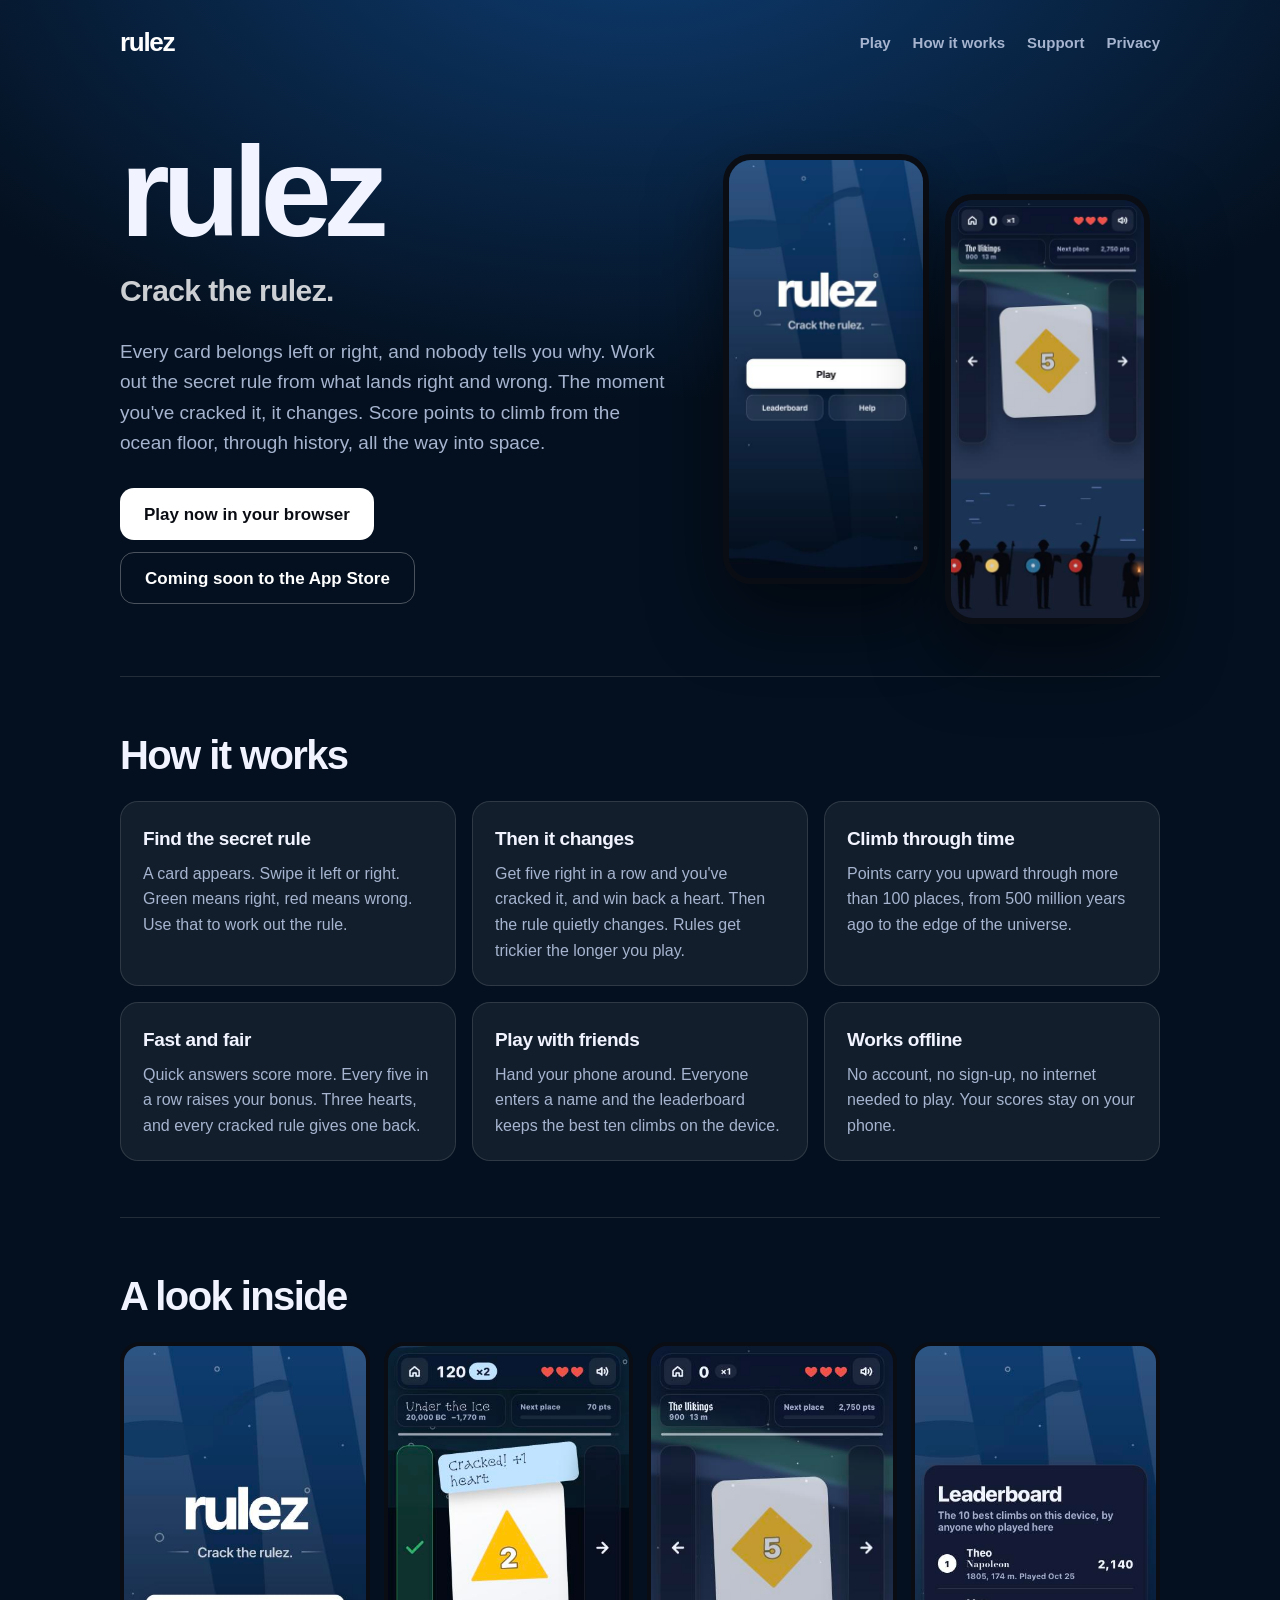
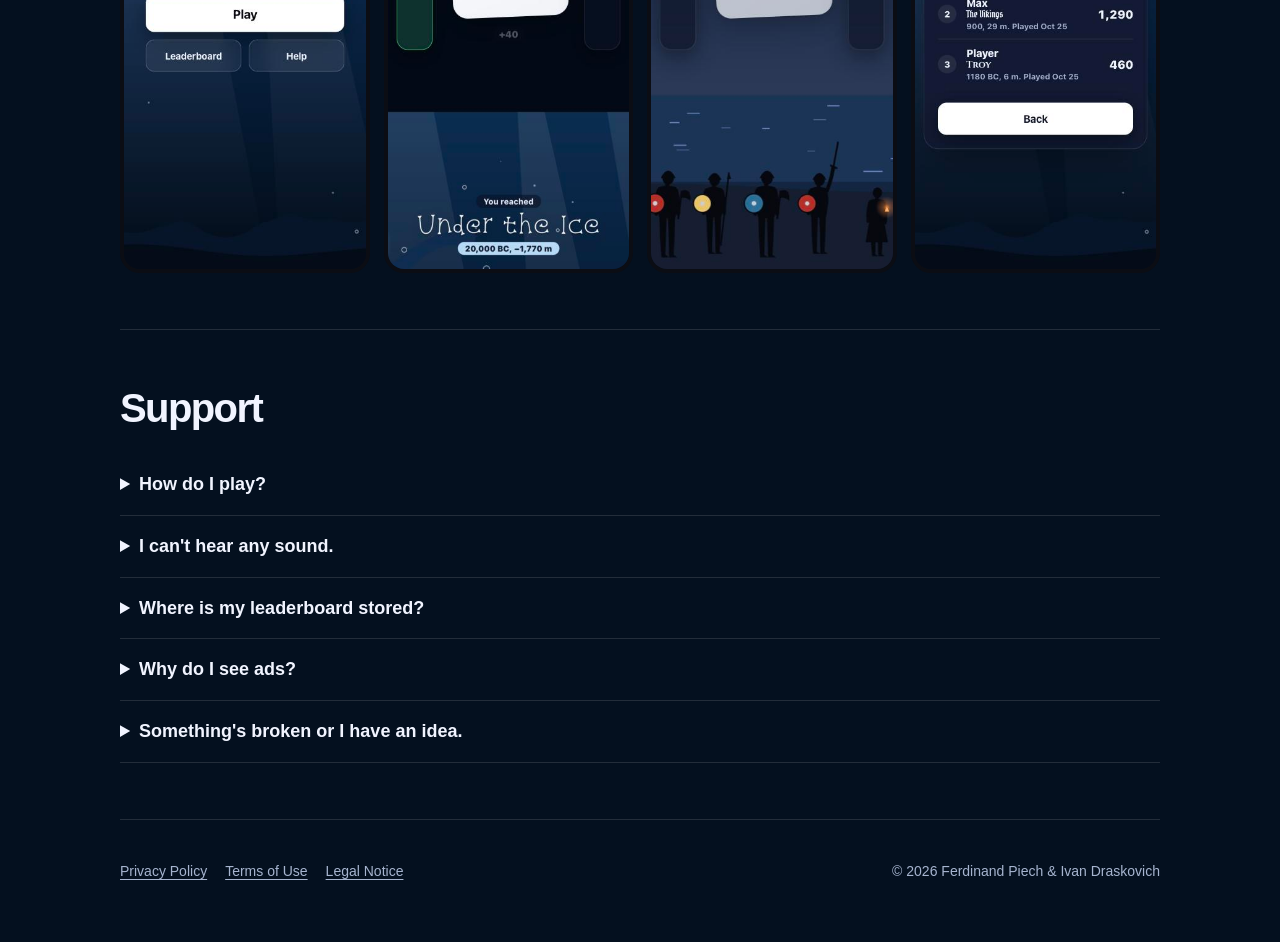
<file: index.html>
<!doctype html>
<html lang="en">
<head>
  <meta charset="utf-8">
  <meta name="viewport" content="width=device-width, initial-scale=1">
  <title>rulez — Crack the rulez.</title>
  <meta name="description" content="rulez is a card-sorting puzzle game. Work out the secret rule, then watch it change, while you climb from the ocean floor through history into space.">
  <meta name="theme-color" content="#04101F">
  <link rel="stylesheet" href="site.css">
</head>
<body>
  <div class="wrap">
    <header class="top">
      <a class="brand" href="./">rulez</a>
      <nav class="links"><a href="play/">Play</a><a href="#how">How it works</a><a href="#support">Support</a><a href="privacy.html">Privacy</a></nav>
    </header>

    <main>
      <div class="hero">
        <div>
          <h1>rulez</h1>
          <p class="tag">Crack the rulez.</p>
          <p class="lead">Every card belongs left or right, and nobody tells you why. Work out the secret rule from what lands right and wrong. The moment you've cracked it, it changes. Score points to climb from the ocean floor, through history, all the way into space.</p>
          <div class="cta">
            <a class="btn primary" href="play/">Play now in your browser</a>
            <span class="btn ghost">Coming soon to the App Store</span>
          </div>
        </div>
        <div class="phones"><img src="img/home.jpg" alt="The rulez home screen"><img src="img/vikings.jpg" alt="Playing in the Viking age"></div>
      </div>

      <section id="how">
        <h2>How it works</h2>
        <div class="features">
          <div class="feature"><h3>Find the secret rule</h3><p>A card appears. Swipe it left or right. Green means right, red means wrong. Use that to work out the rule.</p></div>
          <div class="feature"><h3>Then it changes</h3><p>Get five right in a row and you've cracked it, and win back a heart. Then the rule quietly changes. Rules get trickier the longer you play.</p></div>
          <div class="feature"><h3>Climb through time</h3><p>Points carry you upward through more than 100 places, from 500 million years ago to the edge of the universe.</p></div>
          <div class="feature"><h3>Fast and fair</h3><p>Quick answers score more. Every five in a row raises your bonus. Three hearts, and every cracked rule gives one back.</p></div>
          <div class="feature"><h3>Play with friends</h3><p>Hand your phone around. Everyone enters a name and the leaderboard keeps the best ten climbs on the device.</p></div>
          <div class="feature"><h3>Works offline</h3><p>No account, no sign-up, no internet needed to play. Your scores stay on your phone.</p></div>
        </div>
      </section>

      <section>
        <h2>A look inside</h2>
        <div class="shots">
          <img src="img/home.jpg" alt="Home screen">
          <img src="img/cracked.jpg" alt="Cracking a rule and winning back a heart">
          <img src="img/vikings.jpg" alt="The Viking age">
          <img src="img/leaderboard.jpg" alt="The on-device leaderboard">
        </div>
      </section>

      <section id="support">
        <h2>Support</h2>
        <details><summary>How do I play?</summary><p>Swipe each card left or right, or tap a side. A hidden rule decides which side is correct. Five right in a row cracks the rule; then a new one starts. You have three hearts, and a wrong answer or running out of time costs one.</p></details>
        <details><summary>I can't hear any sound.</summary><p>Check that the sound button in the game isn't muted and that your volume is up. On iPhone, sound starts after your first tap.</p></details>
        <details><summary>Where is my leaderboard stored?</summary><p>Only on your device. Deleting the app deletes your scores. Nothing is uploaded.</p></details>
        <details><summary>Why do I see ads?</summary><p>Ads keep rulez free. After a game you can choose to watch a short video for an extra heart, and every few games a full-screen ad may appear. See the <a href="privacy.html">privacy policy</a> for details.</p></details>
        <details><summary>Something's broken or I have an idea.</summary><p>Email us at <a href="mailto:richievalenz613@yahoo.com">richievalenz613@yahoo.com</a>. Tell us your iPhone model and iOS version if something went wrong.</p></details>
      </section>
    </main>

    <footer>
      <div><a href="privacy.html">Privacy Policy</a><a href="terms.html">Terms of Use</a><a href="imprint.html">Legal Notice</a></div>
      <div>© 2026 Ferdinand Piech &amp; Ivan Draskovich</div>
    </footer>
  </div>
</body>
</html>
</file>
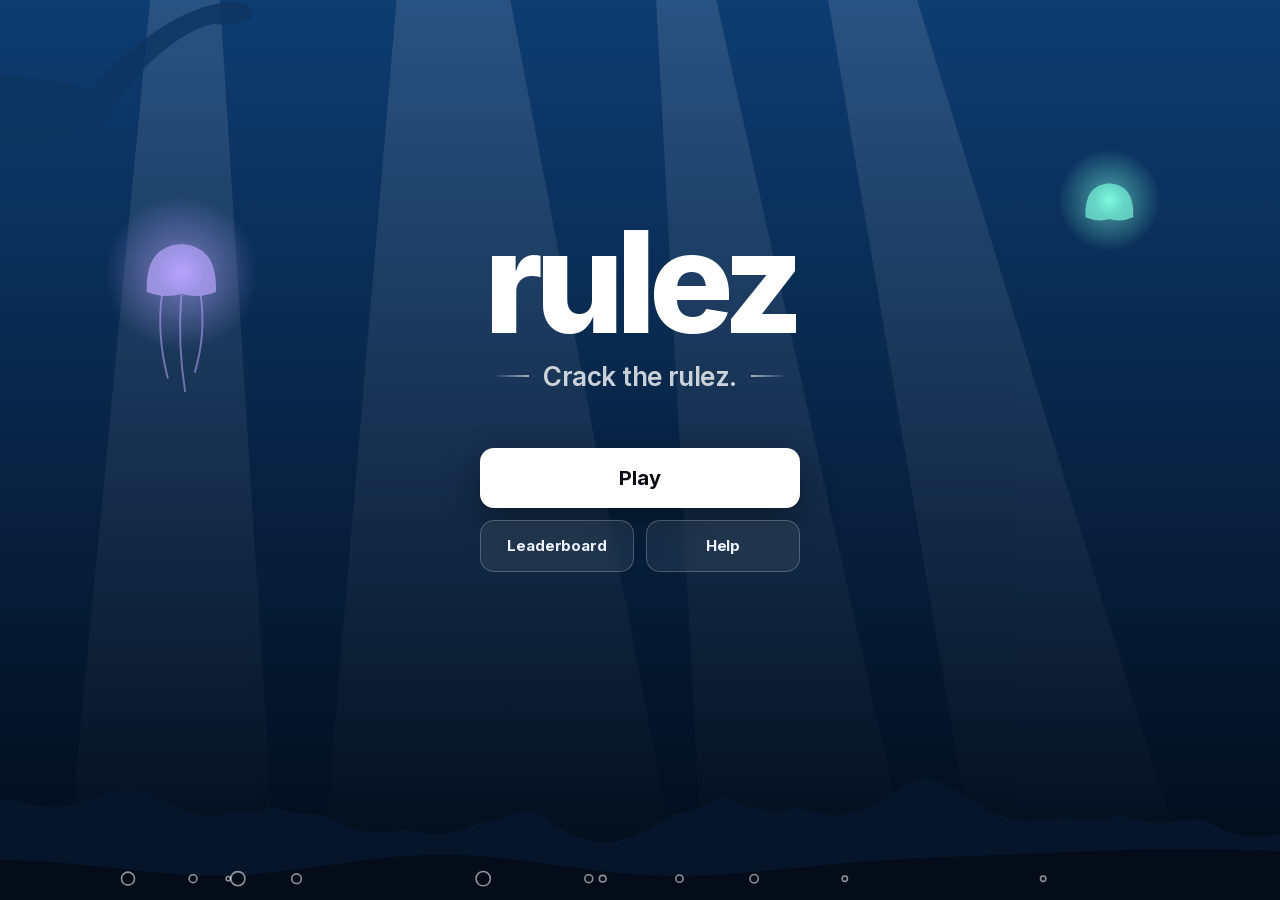
<file: play/index.html>
<!doctype html>
<html lang="en" data-mode="dark">
<head>
  <meta charset="utf-8">
  <meta name="viewport" content="width=device-width, initial-scale=1, viewport-fit=cover">
  <meta name="theme-color" content="#0E3D72">
  <meta name="apple-mobile-web-app-capable" content="yes">
  <meta name="apple-mobile-web-app-status-bar-style" content="black-translucent">
  <title>rulez</title>
  <link rel="stylesheet" href="fonts/fonts.css">
  <link rel="stylesheet" href="style.css">
</head>
<body>
  <div id="world" class="world"></div>

  <main>
    <!-- Home: the title and three buttons, nothing behind them -->
    <section id="home" class="screen home">
      <div class="brand">
        <h1 class="logo">rulez</h1>
        <p class="tagline">Crack the rulez.</p>
      </div>
      <nav class="home-buttons" aria-label="Main menu">
        <button id="play" class="btn primary big">Play</button>
        <div class="home-row">
          <button id="open-board" class="btn ghost">Leaderboard</button>
          <button id="open-help" class="btn ghost">Help</button>
        </div>
      </nav>
    </section>

    <!-- The game itself, hidden until Play -->
    <section id="game" class="screen game hidden">
      <header class="hud panel">
        <button id="quit" class="icon-btn" aria-label="Back to menu"></button>
        <div class="hud-score">
          <b id="score">0</b>
          <span id="mult" class="mult">×1</span>
          <span id="pips" class="pips" aria-label="Streak towards the next bonus"></span>
        </div>
        <div id="lives" class="lives" aria-label="Hearts"></div>
        <button id="mute" class="icon-btn" aria-label="Turn sound off"></button>
      </header>

      <div class="place-row">
        <div class="place panel">
          <span id="place-name" class="place-name display">The Abyss</span>
          <span class="place-meta"><span id="place-era"></span><span id="place-alt"></span></span>
        </div>
        <div class="next panel">
          <div class="next-label"><span>Next place</span><span id="next-pts"></span></div>
          <div class="next-bar"><div id="next-fill"></div></div>
        </div>
      </div>

      <div class="timer"><div id="timer-fill"></div></div>

      <div id="stage" class="stage">
        <button id="bin-left" class="bin" aria-label="Sort left"></button>
        <div class="card-area">
          <div id="card" class="card"></div>
          <div id="stamp" class="stamp display"></div>
          <div id="points" class="points"></div>
        </div>
        <button id="bin-right" class="bin" aria-label="Sort right"></button>
      </div>

      <p class="hint">Swipe the card, tap a side, or press ← →</p>
    </section>

    <!-- Help -->
    <section id="help" class="screen sheet-wrap hidden">
      <div class="sheet">
        <h2>How to play</h2>
        <ol class="steps">
          <li>A card appears. Send it <b>left</b> or <b>right</b>: swipe it, tap a side, or press the arrow keys.</li>
          <li>A <b>secret rule</b> decides which side is correct. For example: "red cards go left".</li>
          <li>A <span class="tick">✓</span> means you were right, a <span class="cross">✗</span> means you were wrong. Use that to work out the rule.</li>
          <li>Get <b>5 right in a row</b> and you've cracked it: you win back a <b>heart</b>. Then the rule <b>secretly changes</b>, so find the new one.</li>
          <li>Right answers earn <b>points</b>, and points take you <b>higher</b>. Where to? Play and find out. Each new place costs more points than the last.</li>
          <li>You have <b>3 hearts</b>. A wrong answer, or taking too long, costs one. Cracking a rule gives one back (never more than 3).</li>
        </ol>
        <p class="tip"><b>Tip:</b> faster answers score more. Every 5 in a row raises your bonus (×2, ×3 …).</p>
        <div class="buttons">
          <button id="privacy-choices" class="btn hidden">Privacy choices</button>
          <button class="btn primary back">Got it</button>
        </div>
      </div>
    </section>

    <!-- Leaderboard -->
    <section id="board" class="screen sheet-wrap hidden">
      <div class="sheet">
        <header class="sheet-head">
          <h2>Leaderboard</h2>
          <p class="sub">The 10 best climbs on this device, by anyone who played here</p>
        </header>
        <ol id="runs" class="runs"></ol>
        <div class="buttons"><button class="btn primary back">Back</button></div>
      </div>
    </section>

    <!-- Game over -->
    <section id="over" class="screen sheet-wrap hidden">
      <div class="sheet">
        <h2>Out of hearts</h2>
        <p class="final"><b id="final-score">0</b><span id="final-note"></span></p>
        <p id="reached" class="reached"></p>
        <form id="name-form" class="name-form" autocomplete="off">
          <label for="player-name">Your name for the leaderboard</label>
          <div class="name-row">
            <input id="player-name" type="text" maxlength="16" placeholder="Player" enterkeyhint="done" autocapitalize="words" spellcheck="false">
            <button class="btn primary" type="submit">Save</button>
          </div>
          <p id="name-saved" class="name-saved" aria-live="polite"></p>
        </form>
        <div class="reveal">
          <p class="reveal-label">The rule you ran out on</p>
          <p id="last-rule" class="last-rule"></p>
        </div>
        <h3>Rules you sorted by</h3>
        <ol id="replay" class="replay"></ol>
        <div class="buttons">
          <button id="continue" class="btn primary hidden">Watch a video: +1 heart</button>
          <button id="again" class="btn primary">Play again</button>
          <button id="to-menu" class="btn">Menu</button>
        </div>
      </div>
    </section>
  </main>

  <div id="arrival" class="arrival" aria-live="polite"></div>

  <script src="world.js"></script>
  <script src="levels.js"></script>
  <script src="figures.js"></script>
  <script src="ads.js"></script>
  <script src="game.js"></script>
</body>
</html>
</file>
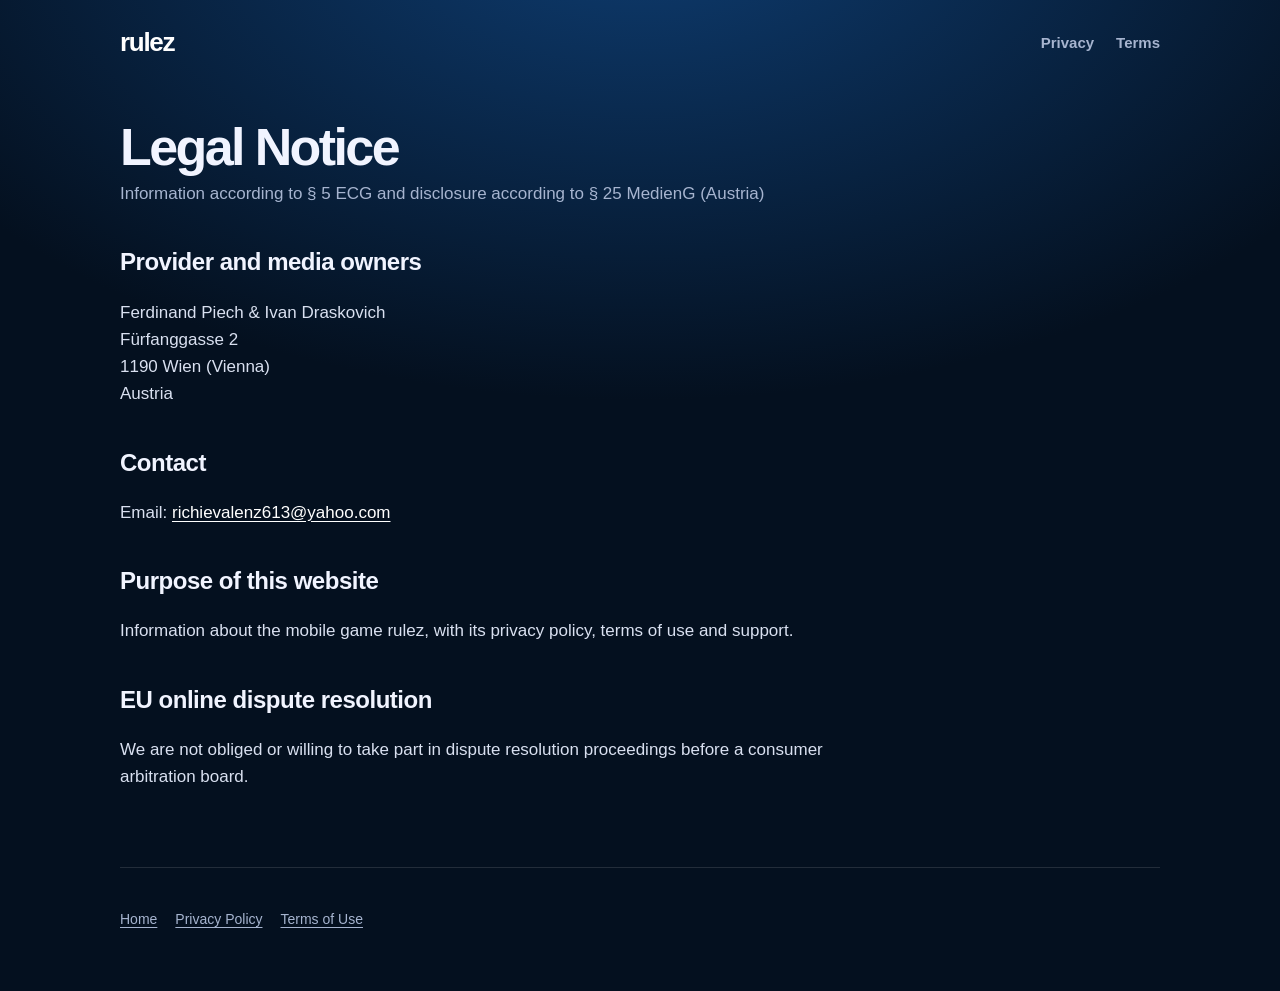
<file: imprint.html>
<!doctype html>
<html lang="en">
<head>
  <meta charset="utf-8">
  <meta name="viewport" content="width=device-width, initial-scale=1">
  <title>Legal Notice — rulez</title>
  <link rel="stylesheet" href="site.css">
</head>
<body>
  <div class="wrap">
    <header class="top"><a class="brand" href="./">rulez</a><nav class="links"><a href="privacy.html">Privacy</a><a href="terms.html">Terms</a></nav></header>
    <main class="doc">
      <h1>Legal Notice</h1>
      <p class="updated">Information according to § 5 ECG and disclosure according to § 25 MedienG (Austria)</p>

      <h2>Provider and media owners</h2>
      <p>Ferdinand Piech &amp; Ivan Draskovich<br>Fürfanggasse 2<br>1190 Wien (Vienna)<br>Austria</p>

      <h2>Contact</h2>
      <p>Email: <a href="mailto:richievalenz613@yahoo.com">richievalenz613@yahoo.com</a></p>

      <h2>Purpose of this website</h2>
      <p>Information about the mobile game rulez, with its privacy policy, terms of use and support.</p>

      <h2>EU online dispute resolution</h2>
      <p>We are not obliged or willing to take part in dispute resolution proceedings before a consumer arbitration board.</p>
    </main>
    <footer><div><a href="./">Home</a><a href="privacy.html">Privacy Policy</a><a href="terms.html">Terms of Use</a></div></footer>
  </div>
</body>
</html>
</file>
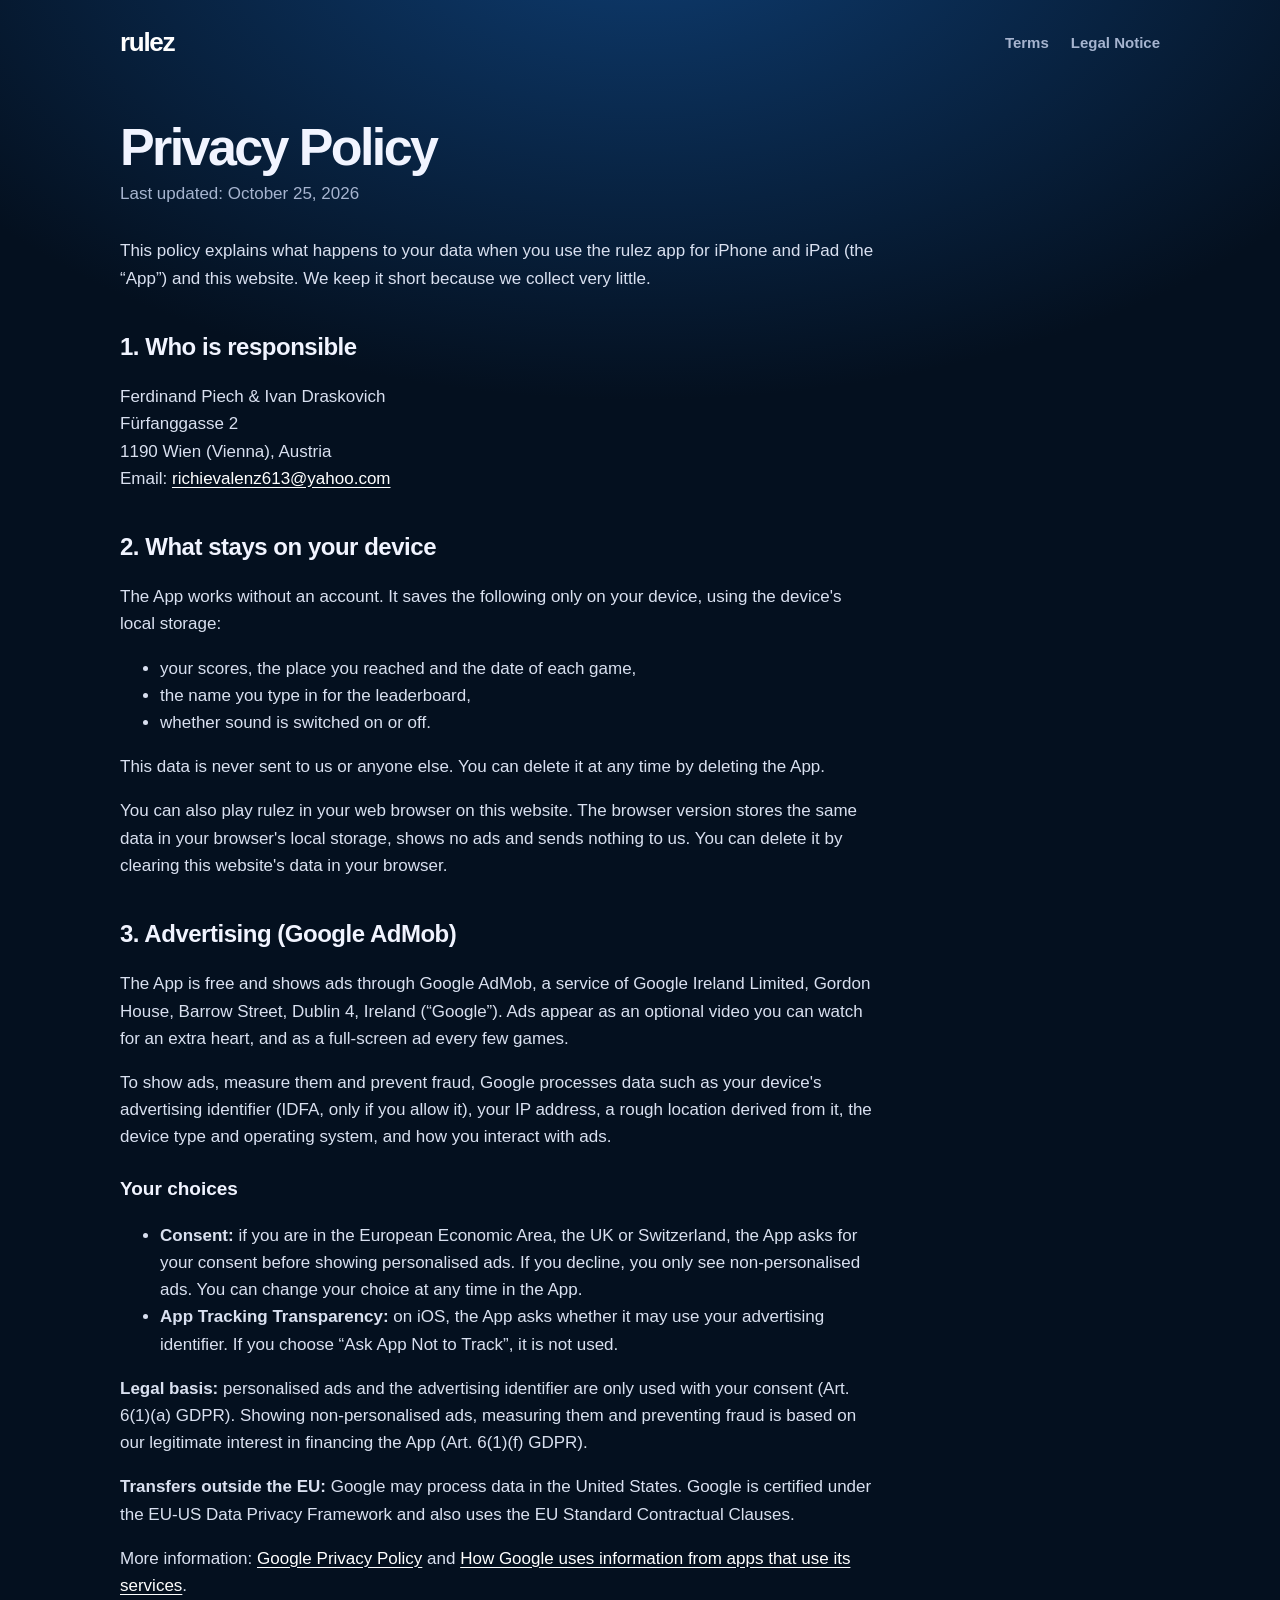
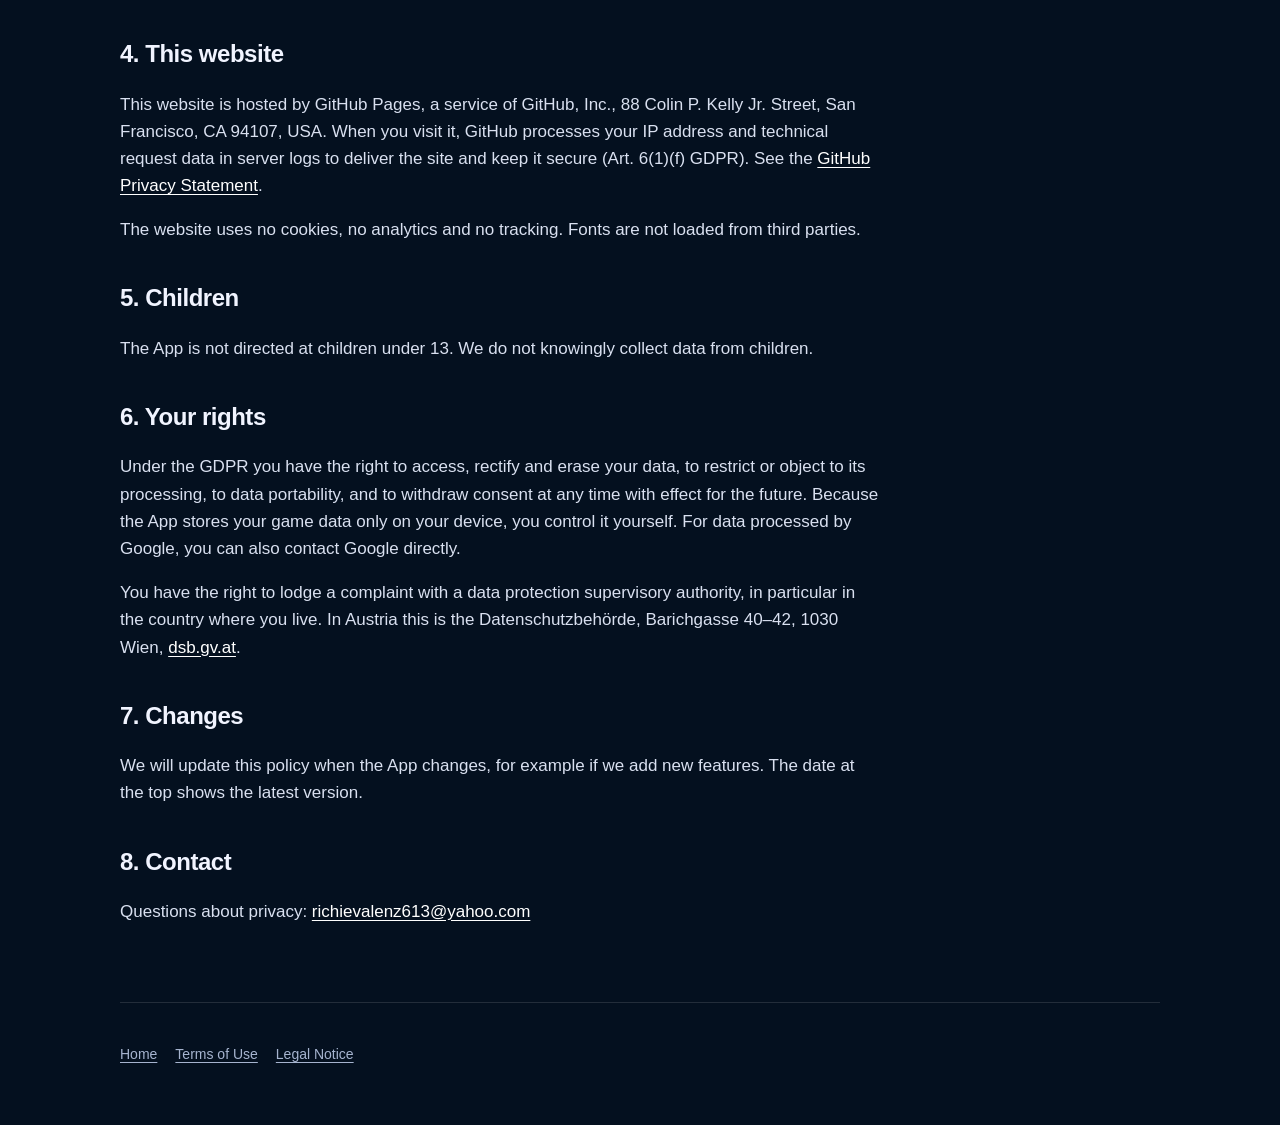
<file: privacy.html>
<!doctype html>
<html lang="en">
<head>
  <meta charset="utf-8">
  <meta name="viewport" content="width=device-width, initial-scale=1">
  <title>Privacy Policy — rulez</title>
  <link rel="stylesheet" href="site.css">
</head>
<body>
  <div class="wrap">
    <header class="top"><a class="brand" href="./">rulez</a><nav class="links"><a href="terms.html">Terms</a><a href="imprint.html">Legal Notice</a></nav></header>
    <main class="doc">
      <h1>Privacy Policy</h1>
      <p class="updated">Last updated: October 25, 2026</p>

      <p>This policy explains what happens to your data when you use the rulez app for iPhone and iPad (the “App”) and this website. We keep it short because we collect very little.</p>

      <h2>1. Who is responsible</h2>
      <p>Ferdinand Piech &amp; Ivan Draskovich<br>Fürfanggasse 2<br>1190 Wien (Vienna), Austria<br>Email: <a href="mailto:richievalenz613@yahoo.com">richievalenz613@yahoo.com</a></p>

      <h2>2. What stays on your device</h2>
      <p>The App works without an account. It saves the following only on your device, using the device's local storage:</p>
      <ul>
        <li>your scores, the place you reached and the date of each game,</li>
        <li>the name you type in for the leaderboard,</li>
        <li>whether sound is switched on or off.</li>
      </ul>
      <p>This data is never sent to us or anyone else. You can delete it at any time by deleting the App.</p>
      <p>You can also play rulez in your web browser on this website. The browser version stores the same data in your browser's local storage, shows no ads and sends nothing to us. You can delete it by clearing this website's data in your browser.</p>

      <h2>3. Advertising (Google AdMob)</h2>
      <p>The App is free and shows ads through Google AdMob, a service of Google Ireland Limited, Gordon House, Barrow Street, Dublin 4, Ireland (“Google”). Ads appear as an optional video you can watch for an extra heart, and as a full-screen ad every few games.</p>
      <p>To show ads, measure them and prevent fraud, Google processes data such as your device's advertising identifier (IDFA, only if you allow it), your IP address, a rough location derived from it, the device type and operating system, and how you interact with ads.</p>
      <h3>Your choices</h3>
      <ul>
        <li><strong>Consent:</strong> if you are in the European Economic Area, the UK or Switzerland, the App asks for your consent before showing personalised ads. If you decline, you only see non-personalised ads. You can change your choice at any time in the App.</li>
        <li><strong>App Tracking Transparency:</strong> on iOS, the App asks whether it may use your advertising identifier. If you choose “Ask App Not to Track”, it is not used.</li>
      </ul>
      <p><strong>Legal basis:</strong> personalised ads and the advertising identifier are only used with your consent (Art. 6(1)(a) GDPR). Showing non-personalised ads, measuring them and preventing fraud is based on our legitimate interest in financing the App (Art. 6(1)(f) GDPR).</p>
      <p><strong>Transfers outside the EU:</strong> Google may process data in the United States. Google is certified under the EU-US Data Privacy Framework and also uses the EU Standard Contractual Clauses.</p>
      <p>More information: <a href="https://policies.google.com/privacy">Google Privacy Policy</a> and <a href="https://policies.google.com/technologies/partner-sites">How Google uses information from apps that use its services</a>.</p>

      <h2>4. This website</h2>
      <p>This website is hosted by GitHub Pages, a service of GitHub, Inc., 88 Colin P. Kelly Jr. Street, San Francisco, CA 94107, USA. When you visit it, GitHub processes your IP address and technical request data in server logs to deliver the site and keep it secure (Art. 6(1)(f) GDPR). See the <a href="https://docs.github.com/en/site-policy/privacy-policies/github-general-privacy-statement">GitHub Privacy Statement</a>.</p>
      <p>The website uses no cookies, no analytics and no tracking. Fonts are not loaded from third parties.</p>

      <h2>5. Children</h2>
      <p>The App is not directed at children under 13. We do not knowingly collect data from children.</p>

      <h2>6. Your rights</h2>
      <p>Under the GDPR you have the right to access, rectify and erase your data, to restrict or object to its processing, to data portability, and to withdraw consent at any time with effect for the future. Because the App stores your game data only on your device, you control it yourself. For data processed by Google, you can also contact Google directly.</p>
      <p>You have the right to lodge a complaint with a data protection supervisory authority, in particular in the country where you live. In Austria this is the Datenschutzbehörde, Barichgasse 40–42, 1030 Wien, <a href="https://www.dsb.gv.at">dsb.gv.at</a>.</p>

      <h2>7. Changes</h2>
      <p>We will update this policy when the App changes, for example if we add new features. The date at the top shows the latest version.</p>

      <h2>8. Contact</h2>
      <p>Questions about privacy: <a href="mailto:richievalenz613@yahoo.com">richievalenz613@yahoo.com</a></p>
    </main>
    <footer><div><a href="./">Home</a><a href="terms.html">Terms of Use</a><a href="imprint.html">Legal Notice</a></div></footer>
  </div>
</body>
</html>
</file>
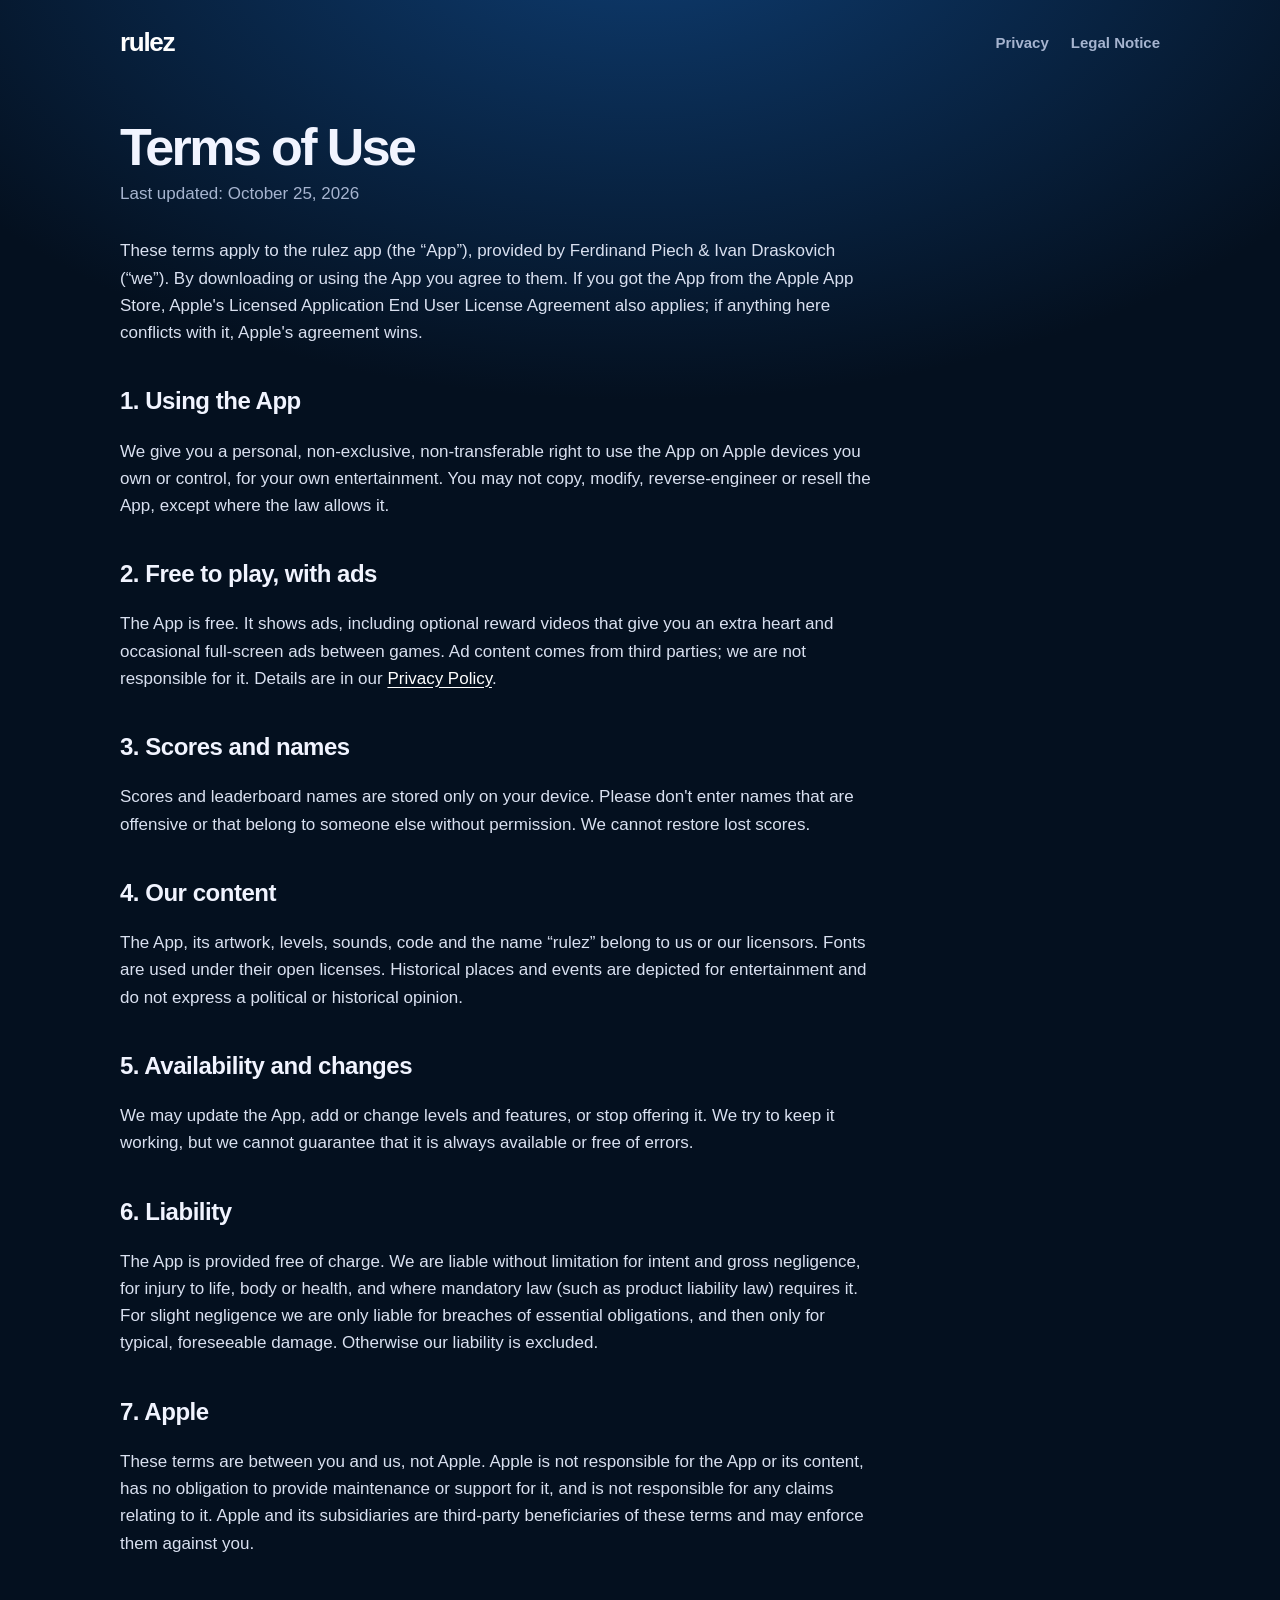
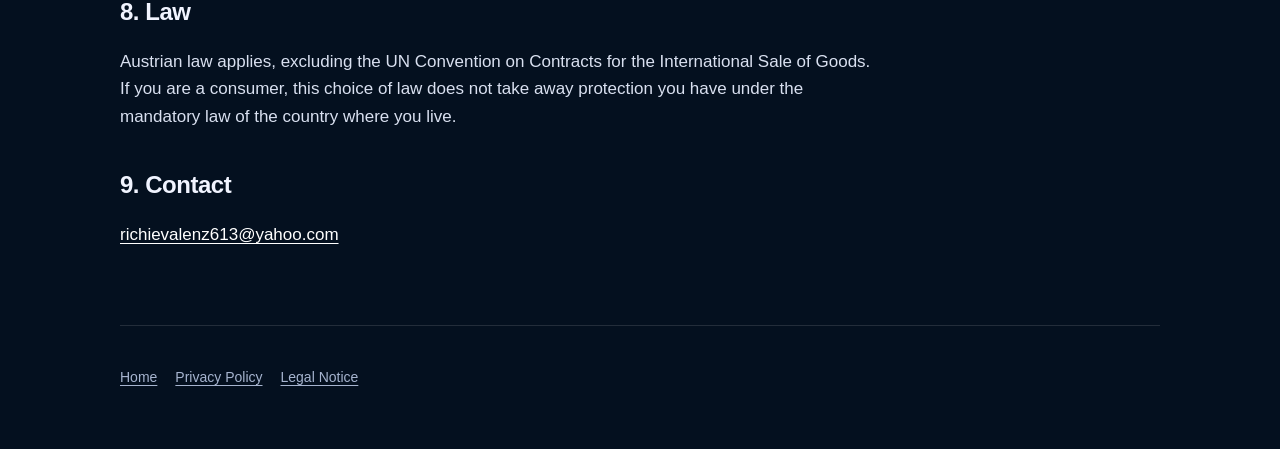
<file: terms.html>
<!doctype html>
<html lang="en">
<head>
  <meta charset="utf-8">
  <meta name="viewport" content="width=device-width, initial-scale=1">
  <title>Terms of Use — rulez</title>
  <link rel="stylesheet" href="site.css">
</head>
<body>
  <div class="wrap">
    <header class="top"><a class="brand" href="./">rulez</a><nav class="links"><a href="privacy.html">Privacy</a><a href="imprint.html">Legal Notice</a></nav></header>
    <main class="doc">
      <h1>Terms of Use</h1>
      <p class="updated">Last updated: October 25, 2026</p>

      <p>These terms apply to the rulez app (the “App”), provided by Ferdinand Piech &amp; Ivan Draskovich (“we”). By downloading or using the App you agree to them. If you got the App from the Apple App Store, Apple's Licensed Application End User License Agreement also applies; if anything here conflicts with it, Apple's agreement wins.</p>

      <h2>1. Using the App</h2>
      <p>We give you a personal, non-exclusive, non-transferable right to use the App on Apple devices you own or control, for your own entertainment. You may not copy, modify, reverse-engineer or resell the App, except where the law allows it.</p>

      <h2>2. Free to play, with ads</h2>
      <p>The App is free. It shows ads, including optional reward videos that give you an extra heart and occasional full-screen ads between games. Ad content comes from third parties; we are not responsible for it. Details are in our <a href="privacy.html">Privacy Policy</a>.</p>

      <h2>3. Scores and names</h2>
      <p>Scores and leaderboard names are stored only on your device. Please don't enter names that are offensive or that belong to someone else without permission. We cannot restore lost scores.</p>

      <h2>4. Our content</h2>
      <p>The App, its artwork, levels, sounds, code and the name “rulez” belong to us or our licensors. Fonts are used under their open licenses. Historical places and events are depicted for entertainment and do not express a political or historical opinion.</p>

      <h2>5. Availability and changes</h2>
      <p>We may update the App, add or change levels and features, or stop offering it. We try to keep it working, but we cannot guarantee that it is always available or free of errors.</p>

      <h2>6. Liability</h2>
      <p>The App is provided free of charge. We are liable without limitation for intent and gross negligence, for injury to life, body or health, and where mandatory law (such as product liability law) requires it. For slight negligence we are only liable for breaches of essential obligations, and then only for typical, foreseeable damage. Otherwise our liability is excluded.</p>

      <h2>7. Apple</h2>
      <p>These terms are between you and us, not Apple. Apple is not responsible for the App or its content, has no obligation to provide maintenance or support for it, and is not responsible for any claims relating to it. Apple and its subsidiaries are third-party beneficiaries of these terms and may enforce them against you.</p>

      <h2>8. Law</h2>
      <p>Austrian law applies, excluding the UN Convention on Contracts for the International Sale of Goods. If you are a consumer, this choice of law does not take away protection you have under the mandatory law of the country where you live.</p>

      <h2>9. Contact</h2>
      <p><a href="mailto:richievalenz613@yahoo.com">richievalenz613@yahoo.com</a></p>
    </main>
    <footer><div><a href="./">Home</a><a href="privacy.html">Privacy Policy</a><a href="imprint.html">Legal Notice</a></div></footer>
  </div>
</body>
</html>
</file>
<file: site.css>
/* rulez website: same look as the game's home screen, system fonts only. */
:root {
  --bg: #04101F;
  --deep: #0E3D72;
  --text: #F1F4FF;
  --muted: #A6B4CF;
  --line: rgba(255, 255, 255, .12);
  --panel: rgba(255, 255, 255, .06);
  --font: -apple-system, BlinkMacSystemFont, 'SF Pro Display', 'SF Pro Text', 'Inter', 'Helvetica Neue', Arial, sans-serif;
}
* { box-sizing: border-box; }
html { -webkit-text-size-adjust: 100%; }
body {
  margin: 0;
  min-height: 100vh;
  background: radial-gradient(1200px 700px at 50% -10%, var(--deep), var(--bg) 70%) fixed, var(--bg);
  color: var(--text);
  font: 17px/1.6 var(--font);
  -webkit-font-smoothing: antialiased;
}
a { color: #fff; text-underline-offset: 3px; }
.wrap { width: min(1040px, 100% - 40px); margin: 0 auto; }

header.top { display: flex; align-items: center; justify-content: space-between; padding: 22px 0; }
.brand { font-weight: 800; font-size: 26px; letter-spacing: -.05em; text-decoration: none; }
nav.links a { color: var(--muted); text-decoration: none; margin-left: 22px; font-size: 15px; font-weight: 600; }
nav.links a:hover { color: #fff; }

.hero { display: grid; grid-template-columns: 1.1fr .9fr; gap: 48px; align-items: center; padding: 48px 0 72px; }
.hero h1 { margin: 0; font-size: clamp(64px, 12vw, 128px); line-height: .9; letter-spacing: -.06em; font-weight: 800; }
.hero .tag { margin: 18px 0 0; font-size: clamp(22px, 3vw, 30px); font-weight: 600; letter-spacing: -.02em; color: rgba(255, 255, 255, .8); }
.hero p.lead { margin: 22px 0 30px; max-width: 32em; color: var(--muted); font-size: 19px; }
.cta { display: flex; gap: 12px; flex-wrap: wrap; }
.btn { display: inline-flex; align-items: center; min-height: 52px; padding: 0 24px; border-radius: 14px; font-weight: 700; text-decoration: none; }
.btn.primary { background: #fff; color: #0B0D14; }
.btn.ghost { border: 1px solid rgba(255, 255, 255, .28); color: #fff; }
.phones { display: flex; gap: 16px; justify-content: center; }
.phones img { width: 46%; max-width: 230px; border-radius: 28px; border: 6px solid #0B0D14; box-shadow: 0 30px 70px rgba(0, 0, 0, .5); }
.phones img:last-child { transform: translateY(40px); }

section { padding: 56px 0; border-top: 1px solid var(--line); }
section h2 { margin: 0 0 24px; font-size: clamp(30px, 4vw, 40px); letter-spacing: -.04em; line-height: 1.1; }
.features { display: grid; grid-template-columns: repeat(3, 1fr); gap: 16px; }
.feature { padding: 22px; border-radius: 18px; background: var(--panel); border: 1px solid var(--line); }
.feature h3 { margin: 0 0 6px; font-size: 19px; letter-spacing: -.02em; }
.feature p { margin: 0; color: var(--muted); font-size: 16px; }
.shots { display: grid; grid-template-columns: repeat(4, 1fr); gap: 14px; }
.shots img { width: 100%; border-radius: 20px; border: 4px solid #0B0D14; }

details { border-bottom: 1px solid var(--line); padding: 16px 0; }
summary { cursor: pointer; font-weight: 700; font-size: 18px; }
details p { margin: 10px 0 0; color: var(--muted); }

footer { padding: 40px 0 60px; border-top: 1px solid var(--line); color: var(--muted); font-size: 14px; display: flex; justify-content: space-between; flex-wrap: wrap; gap: 12px; }
footer a { color: var(--muted); margin-right: 18px; }

/* Legal pages */
.doc { max-width: 760px; padding: 24px 0 60px; }
.doc h1 { font-size: clamp(36px, 6vw, 52px); letter-spacing: -.05em; line-height: 1.05; margin: 10px 0 6px; }
.doc .updated { color: var(--muted); margin: 0 0 30px; }
.doc h2 { font-size: 24px; letter-spacing: -.02em; margin: 36px 0 8px; }
.doc h3 { font-size: 19px; margin: 24px 0 6px; }
.doc p, .doc li { color: #D9E0F0; }
.doc .fill { background: #FFE07A; color: #1A1A1A; padding: 0 6px; border-radius: 4px; font-weight: 700; }

@media (max-width: 760px) {
  nav.links a { margin-left: 14px; font-size: 14px; }
  .hero { grid-template-columns: 1fr; padding-top: 24px; }
  .features { grid-template-columns: 1fr; }
  .shots { grid-template-columns: repeat(2, 1fr); }
}
</file>
<file: play/fonts/fonts.css>
/* Generated by tools/fetch-fonts.py. Every font rulez needs, stored locally. */
@font-face {
  font-family: 'Inter';
  font-style: normal;
  font-weight: 400;
  font-display: swap;
  src: url(inter-400.woff2) format('woff2');
  unicode-range: U+0000-00FF, U+0131, U+0152-0153, U+02BB-02BC, U+02C6, U+02DA, U+02DC, U+0304, U+0308, U+0329, U+2000-206F, U+20AC, U+2122, U+2191, U+2193, U+2212, U+2215, U+FEFF, U+FFFD;
}
@font-face {
  font-family: 'Inter';
  font-style: normal;
  font-weight: 500;
  font-display: swap;
  src: url(inter-400.woff2) format('woff2');
  unicode-range: U+0000-00FF, U+0131, U+0152-0153, U+02BB-02BC, U+02C6, U+02DA, U+02DC, U+0304, U+0308, U+0329, U+2000-206F, U+20AC, U+2122, U+2191, U+2193, U+2212, U+2215, U+FEFF, U+FFFD;
}
@font-face {
  font-family: 'Inter';
  font-style: normal;
  font-weight: 600;
  font-display: swap;
  src: url(inter-400.woff2) format('woff2');
  unicode-range: U+0000-00FF, U+0131, U+0152-0153, U+02BB-02BC, U+02C6, U+02DA, U+02DC, U+0304, U+0308, U+0329, U+2000-206F, U+20AC, U+2122, U+2191, U+2193, U+2212, U+2215, U+FEFF, U+FFFD;
}
@font-face {
  font-family: 'Inter';
  font-style: normal;
  font-weight: 700;
  font-display: swap;
  src: url(inter-400.woff2) format('woff2');
  unicode-range: U+0000-00FF, U+0131, U+0152-0153, U+02BB-02BC, U+02C6, U+02DA, U+02DC, U+0304, U+0308, U+0329, U+2000-206F, U+20AC, U+2122, U+2191, U+2193, U+2212, U+2215, U+FEFF, U+FFFD;
}
@font-face {
  font-family: 'Inter';
  font-style: normal;
  font-weight: 800;
  font-display: swap;
  src: url(inter-400.woff2) format('woff2');
  unicode-range: U+0000-00FF, U+0131, U+0152-0153, U+02BB-02BC, U+02C6, U+02DA, U+02DC, U+0304, U+0308, U+0329, U+2000-206F, U+20AC, U+2122, U+2191, U+2193, U+2212, U+2215, U+FEFF, U+FFFD;
}
@font-face {
  font-family: 'Inter';
  font-style: normal;
  font-weight: 900;
  font-display: swap;
  src: url(inter-400.woff2) format('woff2');
  unicode-range: U+0000-00FF, U+0131, U+0152-0153, U+02BB-02BC, U+02C6, U+02DA, U+02DC, U+0304, U+0308, U+0329, U+2000-206F, U+20AC, U+2122, U+2191, U+2193, U+2212, U+2215, U+FEFF, U+FFFD;
}
@font-face {
  font-family: 'Nunito';
  font-style: normal;
  font-weight: 700;
  font-display: swap;
  src: url(nunito-700.woff2) format('woff2');
  unicode-range: U+0000-00FF, U+0131, U+0152-0153, U+02BB-02BC, U+02C6, U+02DA, U+02DC, U+0304, U+0308, U+0329, U+2000-206F, U+20AC, U+2122, U+2191, U+2193, U+2212, U+2215, U+FEFF, U+FFFD;
}
@font-face {
  font-family: 'Nunito';
  font-style: normal;
  font-weight: 900;
  font-display: swap;
  src: url(nunito-700.woff2) format('woff2');
  unicode-range: U+0000-00FF, U+0131, U+0152-0153, U+02BB-02BC, U+02C6, U+02DA, U+02DC, U+0304, U+0308, U+0329, U+2000-206F, U+20AC, U+2122, U+2191, U+2193, U+2212, U+2215, U+FEFF, U+FFFD;
}
@font-face {
  font-family: 'Abril Fatface';
  font-style: normal;
  font-weight: 400;
  font-display: swap;
  src: url(abril-fatface-400.woff2) format('woff2');
  unicode-range: U+0000-00FF, U+0131, U+0152-0153, U+02BB-02BC, U+02C6, U+02DA, U+02DC, U+0304, U+0308, U+0329, U+2000-206F, U+20AC, U+2122, U+2191, U+2193, U+2212, U+2215, U+FEFF, U+FFFD;
}
@font-face {
  font-family: 'Allerta Stencil';
  font-style: normal;
  font-weight: 400;
  font-display: swap;
  src: url(allerta-stencil-400.woff2) format('woff2');
  unicode-range: U+0000-00FF, U+0131, U+0152-0153, U+02BB-02BC, U+02C6, U+02DA, U+02DC, U+0304, U+0308, U+0329, U+2000-206F, U+20AC, U+2122, U+2191, U+2193, U+2212, U+2215, U+FEFF, U+FFFD;
}
@font-face {
  font-family: 'Antonio';
  font-style: normal;
  font-weight: 700;
  font-display: swap;
  src: url(antonio-700.woff2) format('woff2');
  unicode-range: U+0000-00FF, U+0131, U+0152-0153, U+02BB-02BC, U+02C6, U+02DA, U+02DC, U+0304, U+0308, U+0329, U+2000-206F, U+20AC, U+2122, U+2191, U+2193, U+2212, U+2215, U+FEFF, U+FFFD;
}
@font-face {
  font-family: 'Anton';
  font-style: normal;
  font-weight: 400;
  font-display: swap;
  src: url(anton-400.woff2) format('woff2');
  unicode-range: U+0000-00FF, U+0131, U+0152-0153, U+02BB-02BC, U+02C6, U+02DA, U+02DC, U+0304, U+0308, U+0329, U+2000-206F, U+20AC, U+2122, U+2191, U+2193, U+2212, U+2215, U+FEFF, U+FFFD;
}
@font-face {
  font-family: 'Audiowide';
  font-style: normal;
  font-weight: 400;
  font-display: swap;
  src: url(audiowide-400.woff2) format('woff2');
  unicode-range: U+0000-00FF, U+0131, U+0152-0153, U+02BB-02BC, U+02C6, U+02DA, U+02DC, U+0304, U+0308, U+0329, U+2000-206F, U+20AC, U+2122, U+2191, U+2193, U+2212, U+2215, U+FEFF, U+FFFD;
}
@font-face {
  font-family: 'Baloo 2';
  font-style: normal;
  font-weight: 800;
  font-display: swap;
  src: url(baloo-2-800.woff2) format('woff2');
  unicode-range: U+0000-00FF, U+0131, U+0152-0153, U+02BB-02BC, U+02C6, U+02DA, U+02DC, U+0304, U+0308, U+0329, U+2000-206F, U+20AC, U+2122, U+2191, U+2193, U+2212, U+2215, U+FEFF, U+FFFD;
}
@font-face {
  font-family: 'Bangers';
  font-style: normal;
  font-weight: 400;
  font-display: swap;
  src: url(bangers-400.woff2) format('woff2');
  unicode-range: U+0000-00FF, U+0131, U+0152-0153, U+02BB-02BC, U+02C6, U+02DA, U+02DC, U+0304, U+0308, U+0329, U+2000-206F, U+20AC, U+2122, U+2191, U+2193, U+2212, U+2215, U+FEFF, U+FFFD;
}
@font-face {
  font-family: 'Bebas Neue';
  font-style: normal;
  font-weight: 400;
  font-display: swap;
  src: url(bebas-neue-400.woff2) format('woff2');
  unicode-range: U+0000-00FF, U+0131, U+0152-0153, U+02BB-02BC, U+02C6, U+02DA, U+02DC, U+0304, U+0308, U+0329, U+2000-206F, U+20AC, U+2122, U+2191, U+2193, U+2212, U+2215, U+FEFF, U+FFFD;
}
@font-face {
  font-family: 'Black Ops One';
  font-style: normal;
  font-weight: 400;
  font-display: swap;
  src: url(black-ops-one-400.woff2) format('woff2');
  unicode-range: U+0000-00FF, U+0131, U+0152-0153, U+02BB-02BC, U+02C6, U+02DA, U+02DC, U+0304, U+0308, U+0329, U+2000-206F, U+20AC, U+2122, U+2191, U+2193, U+2212, U+2215, U+FEFF, U+FFFD;
}
@font-face {
  font-family: 'Bodoni Moda';
  font-style: normal;
  font-weight: 700;
  font-display: swap;
  src: url(bodoni-moda-700.woff2) format('woff2');
  unicode-range: U+0000-00FF, U+0131, U+0152-0153, U+02BB-02BC, U+02C6, U+02DA, U+02DC, U+0304, U+0308, U+0329, U+2000-206F, U+20AC, U+2122, U+2191, U+2193, U+2212, U+2215, U+FEFF, U+FFFD;
}
@font-face {
  font-family: 'Bungee Hairline';
  font-style: normal;
  font-weight: 400;
  font-display: swap;
  src: url(bungee-hairline-400.woff2) format('woff2');
  unicode-range: U+0000-00FF, U+0131, U+0152-0153, U+02BB-02BC, U+02C6, U+02DA, U+02DC, U+0304, U+0308, U+0329, U+2000-206F, U+20AC, U+2122, U+2191, U+2193, U+2212, U+2215, U+FEFF, U+FFFD;
}
@font-face {
  font-family: 'Bungee Shade';
  font-style: normal;
  font-weight: 400;
  font-display: swap;
  src: url(bungee-shade-400.woff2) format('woff2');
  unicode-range: U+0000-00FF, U+0131, U+0152-0153, U+02BB-02BC, U+02C6, U+02DA, U+02DC, U+0304, U+0308, U+0329, U+2000-206F, U+20AC, U+2122, U+2191, U+2193, U+2212, U+2215, U+FEFF, U+FFFD;
}
@font-face {
  font-family: 'Bungee';
  font-style: normal;
  font-weight: 400;
  font-display: swap;
  src: url(bungee-400.woff2) format('woff2');
  unicode-range: U+0000-00FF, U+0131, U+0152-0153, U+02BB-02BC, U+02C6, U+02DA, U+02DC, U+0304, U+0308, U+0329, U+2000-206F, U+20AC, U+2122, U+2191, U+2193, U+2212, U+2215, U+FEFF, U+FFFD;
}
@font-face {
  font-family: 'Cinzel Decorative';
  font-style: normal;
  font-weight: 700;
  font-display: swap;
  src: url(cinzel-decorative-700.woff2) format('woff2');
  unicode-range: U+0000-00FF, U+0131, U+0152-0153, U+02BB-02BC, U+02C6, U+02DA, U+02DC, U+0304, U+0308, U+0329, U+2000-206F, U+20AC, U+2122, U+2191, U+2193, U+2212, U+2215, U+FEFF, U+FFFD;
}
@font-face {
  font-family: 'Cinzel';
  font-style: normal;
  font-weight: 700;
  font-display: swap;
  src: url(cinzel-700.woff2) format('woff2');
  unicode-range: U+0000-00FF, U+0131, U+0152-0153, U+02BB-02BC, U+02C6, U+02DA, U+02DC, U+0304, U+0308, U+0329, U+2000-206F, U+20AC, U+2122, U+2191, U+2193, U+2212, U+2215, U+FEFF, U+FFFD;
}
@font-face {
  font-family: 'Cormorant Garamond';
  font-style: normal;
  font-weight: 700;
  font-display: swap;
  src: url(cormorant-garamond-700.woff2) format('woff2');
  unicode-range: U+0000-00FF, U+0131, U+0152-0153, U+02BB-02BC, U+02C6, U+02DA, U+02DC, U+0304, U+0308, U+0329, U+2000-206F, U+20AC, U+2122, U+2191, U+2193, U+2212, U+2215, U+FEFF, U+FFFD;
}
@font-face {
  font-family: 'Cormorant SC';
  font-style: normal;
  font-weight: 700;
  font-display: swap;
  src: url(cormorant-sc-700.woff2) format('woff2');
  unicode-range: U+0000-00FF, U+0131, U+0152-0153, U+02BB-02BC, U+02C6, U+02DA, U+02DC, U+0304, U+0308, U+0329, U+2000-206F, U+20AC, U+2122, U+2191, U+2193, U+2212, U+2215, U+FEFF, U+FFFD;
}
@font-face {
  font-family: 'Creepster';
  font-style: normal;
  font-weight: 400;
  font-display: swap;
  src: url(creepster-400.woff2) format('woff2');
  unicode-range: U+0000-00FF, U+0131, U+0152-0153, U+02BB-02BC, U+02C6, U+02DA, U+02DC, U+0304, U+0308, U+0329, U+2000-206F, U+20AC, U+2122, U+2191, U+2193, U+2212, U+2215, U+FEFF, U+FFFD;
}
@font-face {
  font-family: 'Exo 2';
  font-style: normal;
  font-weight: 800;
  font-display: swap;
  src: url(exo-2-800.woff2) format('woff2');
  unicode-range: U+0000-00FF, U+0131, U+0152-0153, U+02BB-02BC, U+02C6, U+02DA, U+02DC, U+0304, U+0308, U+0329, U+2000-206F, U+20AC, U+2122, U+2191, U+2193, U+2212, U+2215, U+FEFF, U+FFFD;
}
@font-face {
  font-family: 'Federo';
  font-style: normal;
  font-weight: 400;
  font-display: swap;
  src: url(federo-400.woff2) format('woff2');
  unicode-range: U+0000-00FF, U+0131, U+0152-0153, U+02BB-02BC, U+02C6, U+02DA, U+02DC, U+0304, U+0308, U+0329, U+2000-206F, U+20AC, U+2122, U+2191, U+2193, U+2212, U+2215, U+FEFF, U+FFFD;
}
@font-face {
  font-family: 'Fredericka the Great';
  font-style: normal;
  font-weight: 400;
  font-display: swap;
  src: url(fredericka-the-great-400.woff2) format('woff2');
  unicode-range: U+0000-00FF, U+0131, U+0152-0153, U+02BB-02BC, U+02C6, U+02DA, U+02DC, U+0304, U+0308, U+0329, U+2000-206F, U+20AC, U+2122, U+2191, U+2193, U+2212, U+2215, U+FEFF, U+FFFD;
}
@font-face {
  font-family: 'Gochi Hand';
  font-style: normal;
  font-weight: 400;
  font-display: swap;
  src: url(gochi-hand-400.woff2) format('woff2');
  unicode-range: U+0000-00FF, U+0131, U+0152-0153, U+02BB-02BC, U+02C6, U+02DA, U+02DC, U+0304, U+0308, U+0329, U+2000-206F, U+20AC, U+2122, U+2191, U+2193, U+2212, U+2215, U+FEFF, U+FFFD;
}
@font-face {
  font-family: 'IM Fell English SC';
  font-style: normal;
  font-weight: 400;
  font-display: swap;
  src: url(im-fell-english-sc-400.woff2) format('woff2');
  unicode-range: U+0000-00FF, U+0131, U+0152-0153, U+02BB-02BC, U+02C6, U+02DA, U+02DC, U+0304, U+0308, U+0329, U+2000-206F, U+20AC, U+2122, U+2191, U+2193, U+2212, U+2215, U+FEFF, U+FFFD;
}
@font-face {
  font-family: 'IM Fell English';
  font-style: normal;
  font-weight: 400;
  font-display: swap;
  src: url(im-fell-english-400.woff2) format('woff2');
  unicode-range: U+0000-00FF, U+0131, U+0152-0153, U+02BB-02BC, U+02C6, U+02DA, U+02DC, U+0304, U+0308, U+0329, U+2000-206F, U+20AC, U+2122, U+2191, U+2193, U+2212, U+2215, U+FEFF, U+FFFD;
}
@font-face {
  font-family: 'Kaisei Decol';
  font-style: normal;
  font-weight: 700;
  font-display: swap;
  src: url(kaisei-decol-700.woff2) format('woff2');
  unicode-range: U+0000-00FF, U+0131, U+0152-0153, U+02BB-02BC, U+02C6, U+02DA, U+02DC, U+0304, U+0308, U+0329, U+2000-206F, U+20AC, U+2122, U+2191, U+2193, U+2212, U+2215, U+FEFF, U+FFFD;
}
@font-face {
  font-family: 'Kavoon';
  font-style: normal;
  font-weight: 400;
  font-display: swap;
  src: url(kavoon-400.woff2) format('woff2');
  unicode-range: U+0000-00FF, U+0131, U+0152-0153, U+02BB-02BC, U+02C6, U+02DA, U+02DC, U+0304, U+0308, U+0329, U+2000-206F, U+20AC, U+2122, U+2191, U+2193, U+2212, U+2215, U+FEFF, U+FFFD;
}
@font-face {
  font-family: 'Kelly Slab';
  font-style: normal;
  font-weight: 400;
  font-display: swap;
  src: url(kelly-slab-400.woff2) format('woff2');
  unicode-range: U+0000-00FF, U+0131, U+0152-0153, U+02BB-02BC, U+02C6, U+02DA, U+02DC, U+0304, U+0308, U+0329, U+2000-206F, U+20AC, U+2122, U+2191, U+2193, U+2212, U+2215, U+FEFF, U+FFFD;
}
@font-face {
  font-family: 'Limelight';
  font-style: normal;
  font-weight: 400;
  font-display: swap;
  src: url(limelight-400.woff2) format('woff2');
  unicode-range: U+0000-00FF, U+0131, U+0152-0153, U+02BB-02BC, U+02C6, U+02DA, U+02DC, U+0304, U+0308, U+0329, U+2000-206F, U+20AC, U+2122, U+2191, U+2193, U+2212, U+2215, U+FEFF, U+FFFD;
}
@font-face {
  font-family: 'Lobster';
  font-style: normal;
  font-weight: 400;
  font-display: swap;
  src: url(lobster-400.woff2) format('woff2');
  unicode-range: U+0000-00FF, U+0131, U+0152-0153, U+02BB-02BC, U+02C6, U+02DA, U+02DC, U+0304, U+0308, U+0329, U+2000-206F, U+20AC, U+2122, U+2191, U+2193, U+2212, U+2215, U+FEFF, U+FFFD;
}
@font-face {
  font-family: 'Luckiest Guy';
  font-style: normal;
  font-weight: 400;
  font-display: swap;
  src: url(luckiest-guy-400.woff2) format('woff2');
  unicode-range: U+0000-00FF, U+0131, U+0152-0153, U+02BB-02BC, U+02C6, U+02DA, U+02DC, U+0304, U+0308, U+0329, U+2000-206F, U+20AC, U+2122, U+2191, U+2193, U+2212, U+2215, U+FEFF, U+FFFD;
}
@font-face {
  font-family: 'Macondo';
  font-style: normal;
  font-weight: 400;
  font-display: swap;
  src: url(macondo-400.woff2) format('woff2');
  unicode-range: U+0000-00FF, U+0131, U+0152-0153, U+02BB-02BC, U+02C6, U+02DA, U+02DC, U+0304, U+0308, U+0329, U+2000-206F, U+20AC, U+2122, U+2191, U+2193, U+2212, U+2215, U+FEFF, U+FFFD;
}
@font-face {
  font-family: 'Major Mono Display';
  font-style: normal;
  font-weight: 400;
  font-display: swap;
  src: url(major-mono-display-400.woff2) format('woff2');
  unicode-range: U+0000-00FF, U+0131, U+0152-0153, U+02BB-02BC, U+02C6, U+02DA, U+02DC, U+0304, U+0308, U+0329, U+2000-206F, U+20AC, U+2122, U+2191, U+2193, U+2212, U+2215, U+FEFF, U+FFFD;
}
@font-face {
  font-family: 'Marcellus SC';
  font-style: normal;
  font-weight: 400;
  font-display: swap;
  src: url(marcellus-sc-400.woff2) format('woff2');
  unicode-range: U+0000-00FF, U+0131, U+0152-0153, U+02BB-02BC, U+02C6, U+02DA, U+02DC, U+0304, U+0308, U+0329, U+2000-206F, U+20AC, U+2122, U+2191, U+2193, U+2212, U+2215, U+FEFF, U+FFFD;
}
@font-face {
  font-family: 'Marcellus';
  font-style: normal;
  font-weight: 400;
  font-display: swap;
  src: url(marcellus-400.woff2) format('woff2');
  unicode-range: U+0000-00FF, U+0131, U+0152-0153, U+02BB-02BC, U+02C6, U+02DA, U+02DC, U+0304, U+0308, U+0329, U+2000-206F, U+20AC, U+2122, U+2191, U+2193, U+2212, U+2215, U+FEFF, U+FFFD;
}
@font-face {
  font-family: 'MedievalSharp';
  font-style: normal;
  font-weight: 400;
  font-display: swap;
  src: url(medievalsharp-400.woff2) format('woff2');
  unicode-range: U+0000-00FF, U+0131, U+0152-0153, U+02BB-02BC, U+02C6, U+02DA, U+02DC, U+0304, U+0308, U+0329, U+2000-206F, U+20AC, U+2122, U+2191, U+2193, U+2212, U+2215, U+FEFF, U+FFFD;
}
@font-face {
  font-family: 'Michroma';
  font-style: normal;
  font-weight: 400;
  font-display: swap;
  src: url(michroma-400.woff2) format('woff2');
  unicode-range: U+0000-00FF, U+0131, U+0152-0153, U+02BB-02BC, U+02C6, U+02DA, U+02DC, U+0304, U+0308, U+0329, U+2000-206F, U+20AC, U+2122, U+2191, U+2193, U+2212, U+2215, U+FEFF, U+FFFD;
}
@font-face {
  font-family: 'Monoton';
  font-style: normal;
  font-weight: 400;
  font-display: swap;
  src: url(monoton-400.woff2) format('woff2');
  unicode-range: U+0000-00FF, U+0131, U+0152-0153, U+02BB-02BC, U+02C6, U+02DA, U+02DC, U+0304, U+0308, U+0329, U+2000-206F, U+20AC, U+2122, U+2191, U+2193, U+2212, U+2215, U+FEFF, U+FFFD;
}
@font-face {
  font-family: 'Mountains of Christmas';
  font-style: normal;
  font-weight: 700;
  font-display: swap;
  src: url(mountains-of-christmas-700.woff2) format('woff2');
  unicode-range: U+0000-00FF, U+0131, U+0152-0153, U+02BB-02BC, U+02C6, U+02DA, U+02DC, U+0304, U+0308, U+0329, U+2000-206F, U+20AC, U+2122, U+2191, U+2193, U+2212, U+2215, U+FEFF, U+FFFD;
}
@font-face {
  font-family: 'Old Standard TT';
  font-style: normal;
  font-weight: 700;
  font-display: swap;
  src: url(old-standard-tt-700.woff2) format('woff2');
  unicode-range: U+0000-00FF, U+0131, U+0152-0153, U+02BB-02BC, U+02C6, U+02DA, U+02DC, U+0304, U+0308, U+0329, U+2000-206F, U+20AC, U+2122, U+2191, U+2193, U+2212, U+2215, U+FEFF, U+FFFD;
}
@font-face {
  font-family: 'Orbitron';
  font-style: normal;
  font-weight: 800;
  font-display: swap;
  src: url(orbitron-800.woff2) format('woff2');
  unicode-range: U+0000-00FF, U+0131, U+0152-0153, U+02BB-02BC, U+02C6, U+02DA, U+02DC, U+0304, U+0308, U+0329, U+2000-206F, U+20AC, U+2122, U+2191, U+2193, U+2212, U+2215, U+FEFF, U+FFFD;
}
@font-face {
  font-family: 'Pacifico';
  font-style: normal;
  font-weight: 400;
  font-display: swap;
  src: url(pacifico-400.woff2) format('woff2');
  unicode-range: U+0000-00FF, U+0131, U+0152-0153, U+02BB-02BC, U+02C6, U+02DA, U+02DC, U+0304, U+0308, U+0329, U+2000-206F, U+20AC, U+2122, U+2191, U+2193, U+2212, U+2215, U+FEFF, U+FFFD;
}
@font-face {
  font-family: 'Pathway Gothic One';
  font-style: normal;
  font-weight: 400;
  font-display: swap;
  src: url(pathway-gothic-one-400.woff2) format('woff2');
  unicode-range: U+0000-00FF, U+0131, U+0152-0153, U+02BB-02BC, U+02C6, U+02DA, U+02DC, U+0304, U+0308, U+0329, U+2000-206F, U+20AC, U+2122, U+2191, U+2193, U+2212, U+2215, U+FEFF, U+FFFD;
}
@font-face {
  font-family: 'Permanent Marker';
  font-style: normal;
  font-weight: 400;
  font-display: swap;
  src: url(permanent-marker-400.woff2) format('woff2');
  unicode-range: U+0000-00FF, U+0131, U+0152-0153, U+02BB-02BC, U+02C6, U+02DA, U+02DC, U+0304, U+0308, U+0329, U+2000-206F, U+20AC, U+2122, U+2191, U+2193, U+2212, U+2215, U+FEFF, U+FFFD;
}
@font-face {
  font-family: 'Philosopher';
  font-style: normal;
  font-weight: 700;
  font-display: swap;
  src: url(philosopher-700.woff2) format('woff2');
  unicode-range: U+0000-00FF, U+0131, U+0152-0153, U+02BB-02BC, U+02C6, U+02DA, U+02DC, U+0304, U+0308, U+0329, U+2000-206F, U+20AC, U+2122, U+2191, U+2193, U+2212, U+2215, U+FEFF, U+FFFD;
}
@font-face {
  font-family: 'Pirata One';
  font-style: normal;
  font-weight: 400;
  font-display: swap;
  src: url(pirata-one-400.woff2) format('woff2');
  unicode-range: U+0000-00FF, U+0131, U+0152-0153, U+02BB-02BC, U+02C6, U+02DA, U+02DC, U+0304, U+0308, U+0329, U+2000-206F, U+20AC, U+2122, U+2191, U+2193, U+2212, U+2215, U+FEFF, U+FFFD;
}
@font-face {
  font-family: 'Playfair Display SC';
  font-style: normal;
  font-weight: 700;
  font-display: swap;
  src: url(playfair-display-sc-700.woff2) format('woff2');
  unicode-range: U+0000-00FF, U+0131, U+0152-0153, U+02BB-02BC, U+02C6, U+02DA, U+02DC, U+0304, U+0308, U+0329, U+2000-206F, U+20AC, U+2122, U+2191, U+2193, U+2212, U+2215, U+FEFF, U+FFFD;
}
@font-face {
  font-family: 'Playfair Display';
  font-style: normal;
  font-weight: 700;
  font-display: swap;
  src: url(playfair-display-700.woff2) format('woff2');
  unicode-range: U+0000-00FF, U+0131, U+0152-0153, U+02BB-02BC, U+02C6, U+02DA, U+02DC, U+0304, U+0308, U+0329, U+2000-206F, U+20AC, U+2122, U+2191, U+2193, U+2212, U+2215, U+FEFF, U+FFFD;
}
@font-face {
  font-family: 'Poiret One';
  font-style: normal;
  font-weight: 400;
  font-display: swap;
  src: url(poiret-one-400.woff2) format('woff2');
  unicode-range: U+0000-00FF, U+0131, U+0152-0153, U+02BB-02BC, U+02C6, U+02DA, U+02DC, U+0304, U+0308, U+0329, U+2000-206F, U+20AC, U+2122, U+2191, U+2193, U+2212, U+2215, U+FEFF, U+FFFD;
}
@font-face {
  font-family: 'Poller One';
  font-style: normal;
  font-weight: 400;
  font-display: swap;
  src: url(poller-one-400.woff2) format('woff2');
  unicode-range: U+0000-00FF, U+0131, U+0152-0153, U+02BB-02BC, U+02C6, U+02DA, U+02DC, U+0304, U+0308, U+0329, U+2000-206F, U+20AC, U+2122, U+2191, U+2193, U+2212, U+2215, U+FEFF, U+FFFD;
}
@font-face {
  font-family: 'Press Start 2P';
  font-style: normal;
  font-weight: 400;
  font-display: swap;
  src: url(press-start-2p-400.woff2) format('woff2');
  unicode-range: U+0000-00FF, U+0131, U+0152-0153, U+02BB-02BC, U+02C6, U+02DA, U+02DC, U+0304, U+0308, U+0329, U+2000-206F, U+20AC, U+2122, U+2191, U+2193, U+2212, U+2215, U+FEFF, U+FFFD;
}
@font-face {
  font-family: 'Quantico';
  font-style: normal;
  font-weight: 700;
  font-display: swap;
  src: url(quantico-700.woff2) format('woff2');
  unicode-range: U+0000-00FF, U+0131, U+0152-0153, U+02BB-02BC, U+02C6, U+02DA, U+02DC, U+0304, U+0308, U+0329, U+2000-206F, U+20AC, U+2122, U+2191, U+2193, U+2212, U+2215, U+FEFF, U+FFFD;
}
@font-face {
  font-family: 'Rajdhani';
  font-style: normal;
  font-weight: 700;
  font-display: swap;
  src: url(rajdhani-700.woff2) format('woff2');
  unicode-range: U+0000-00FF, U+0131, U+0152-0153, U+02BB-02BC, U+02C6, U+02DA, U+02DC, U+0304, U+0308, U+0329, U+2000-206F, U+20AC, U+2122, U+2191, U+2193, U+2212, U+2215, U+FEFF, U+FFFD;
}
@font-face {
  font-family: 'Righteous';
  font-style: normal;
  font-weight: 400;
  font-display: swap;
  src: url(righteous-400.woff2) format('woff2');
  unicode-range: U+0000-00FF, U+0131, U+0152-0153, U+02BB-02BC, U+02C6, U+02DA, U+02DC, U+0304, U+0308, U+0329, U+2000-206F, U+20AC, U+2122, U+2191, U+2193, U+2212, U+2215, U+FEFF, U+FFFD;
}
@font-face {
  font-family: 'Rubik Wet Paint';
  font-style: normal;
  font-weight: 400;
  font-display: swap;
  src: url(rubik-wet-paint-400.woff2) format('woff2');
  unicode-range: U+0000-00FF, U+0131, U+0152-0153, U+02BB-02BC, U+02C6, U+02DA, U+02DC, U+0304, U+0308, U+0329, U+2000-206F, U+20AC, U+2122, U+2191, U+2193, U+2212, U+2215, U+FEFF, U+FFFD;
}
@font-face {
  font-family: 'Russo One';
  font-style: normal;
  font-weight: 400;
  font-display: swap;
  src: url(russo-one-400.woff2) format('woff2');
  unicode-range: U+0000-00FF, U+0131, U+0152-0153, U+02BB-02BC, U+02C6, U+02DA, U+02DC, U+0304, U+0308, U+0329, U+2000-206F, U+20AC, U+2122, U+2191, U+2193, U+2212, U+2215, U+FEFF, U+FFFD;
}
@font-face {
  font-family: 'Rye';
  font-style: normal;
  font-weight: 400;
  font-display: swap;
  src: url(rye-400.woff2) format('woff2');
  unicode-range: U+0000-00FF, U+0131, U+0152-0153, U+02BB-02BC, U+02C6, U+02DA, U+02DC, U+0304, U+0308, U+0329, U+2000-206F, U+20AC, U+2122, U+2191, U+2193, U+2212, U+2215, U+FEFF, U+FFFD;
}
@font-face {
  font-family: 'Sacramento';
  font-style: normal;
  font-weight: 400;
  font-display: swap;
  src: url(sacramento-400.woff2) format('woff2');
  unicode-range: U+0000-00FF, U+0131, U+0152-0153, U+02BB-02BC, U+02C6, U+02DA, U+02DC, U+0304, U+0308, U+0329, U+2000-206F, U+20AC, U+2122, U+2191, U+2193, U+2212, U+2215, U+FEFF, U+FFFD;
}
@font-face {
  font-family: 'Saira Stencil One';
  font-style: normal;
  font-weight: 400;
  font-display: swap;
  src: url(saira-stencil-one-400.woff2) format('woff2');
  unicode-range: U+0000-00FF, U+0131, U+0152-0153, U+02BB-02BC, U+02C6, U+02DA, U+02DC, U+0304, U+0308, U+0329, U+2000-206F, U+20AC, U+2122, U+2191, U+2193, U+2212, U+2215, U+FEFF, U+FFFD;
}
@font-face {
  font-family: 'Smokum';
  font-style: normal;
  font-weight: 400;
  font-display: swap;
  src: url(smokum-400.woff2) format('woff2');
  unicode-range: U+0000-00FF, U+0131, U+0152-0153, U+02BB-02BC, U+02C6, U+02DA, U+02DC, U+0304, U+0308, U+0329, U+2000-206F, U+20AC, U+2122, U+2191, U+2193, U+2212, U+2215, U+FEFF, U+FFFD;
}
@font-face {
  font-family: 'Snowburst One';
  font-style: normal;
  font-weight: 400;
  font-display: swap;
  src: url(snowburst-one-400.woff2) format('woff2');
  unicode-range: U+0000-00FF, U+0131, U+0152-0153, U+02BB-02BC, U+02C6, U+02DA, U+02DC, U+0304, U+0308, U+0329, U+2000-206F, U+20AC, U+2122, U+2191, U+2193, U+2212, U+2215, U+FEFF, U+FFFD;
}
@font-face {
  font-family: 'Special Elite';
  font-style: normal;
  font-weight: 400;
  font-display: swap;
  src: url(special-elite-400.woff2) format('woff2');
  unicode-range: U+0000-00FF, U+0131, U+0152-0153, U+02BB-02BC, U+02C6, U+02DA, U+02DC, U+0304, U+0308, U+0329, U+2000-206F, U+20AC, U+2122, U+2191, U+2193, U+2212, U+2215, U+FEFF, U+FFFD;
}
@font-face {
  font-family: 'Spectral SC';
  font-style: normal;
  font-weight: 700;
  font-display: swap;
  src: url(spectral-sc-700.woff2) format('woff2');
  unicode-range: U+0000-00FF, U+0131, U+0152-0153, U+02BB-02BC, U+02C6, U+02DA, U+02DC, U+0304, U+0308, U+0329, U+2000-206F, U+20AC, U+2122, U+2191, U+2193, U+2212, U+2215, U+FEFF, U+FFFD;
}
@font-face {
  font-family: 'Stardos Stencil';
  font-style: normal;
  font-weight: 700;
  font-display: swap;
  src: url(stardos-stencil-700.woff2) format('woff2');
  unicode-range: U+0000-00FF, U+0131, U+0152-0153, U+02BB-02BC, U+02C6, U+02DA, U+02DC, U+0304, U+0308, U+0329, U+2000-206F, U+20AC, U+2122, U+2191, U+2193, U+2212, U+2215, U+FEFF, U+FFFD;
}
@font-face {
  font-family: 'Syncopate';
  font-style: normal;
  font-weight: 700;
  font-display: swap;
  src: url(syncopate-700.woff2) format('woff2');
  unicode-range: U+0000-00FF, U+0131, U+0152-0153, U+02BB-02BC, U+02C6, U+02DA, U+02DC, U+0304, U+0308, U+0329, U+2000-206F, U+20AC, U+2122, U+2191, U+2193, U+2212, U+2215, U+FEFF, U+FFFD;
}
@font-face {
  font-family: 'Teko';
  font-style: normal;
  font-weight: 600;
  font-display: swap;
  src: url(teko-600.woff2) format('woff2');
  unicode-range: U+0000-00FF, U+0131, U+0152-0153, U+02BB-02BC, U+02C6, U+02DA, U+02DC, U+0304, U+0308, U+0329, U+2000-206F, U+20AC, U+2122, U+2191, U+2193, U+2212, U+2215, U+FEFF, U+FFFD;
}
@font-face {
  font-family: 'Unbounded';
  font-style: normal;
  font-weight: 800;
  font-display: swap;
  src: url(unbounded-800.woff2) format('woff2');
  unicode-range: U+0000-00FF, U+0131, U+0152-0153, U+02BB-02BC, U+02C6, U+02DA, U+02DC, U+0304, U+0308, U+0329, U+2000-206F, U+20AC, U+2122, U+2191, U+2193, U+2212, U+2215, U+FEFF, U+FFFD;
}
@font-face {
  font-family: 'Uncial Antiqua';
  font-style: normal;
  font-weight: 400;
  font-display: swap;
  src: url(uncial-antiqua-400.woff2) format('woff2');
  unicode-range: U+0000-00FF, U+0131, U+0152-0153, U+02BB-02BC, U+02C6, U+02DA, U+02DC, U+0304, U+0308, U+0329, U+2000-206F, U+20AC, U+2122, U+2191, U+2193, U+2212, U+2215, U+FEFF, U+FFFD;
}
@font-face {
  font-family: 'Yeseva One';
  font-style: normal;
  font-weight: 400;
  font-display: swap;
  src: url(yeseva-one-400.woff2) format('woff2');
  unicode-range: U+0000-00FF, U+0131, U+0152-0153, U+02BB-02BC, U+02C6, U+02DA, U+02DC, U+0304, U+0308, U+0329, U+2000-206F, U+20AC, U+2122, U+2191, U+2193, U+2212, U+2215, U+FEFF, U+FFFD;
}
</file>
<file: play/style.css>
/* rulez — a clean, glassy interface over an illustrated world.
   Colors and fonts follow the place you've climbed to. Built phone-first. */
:root {
  --accent: #4FE3C1;         /* set per place */
  --on-accent: #14182B;      /* text on the accent, set per place */
  --good: #22B067;
  --bad: #F0524A;
  --display: 'Inter', system-ui, sans-serif;  /* set per place, only for place names */
  --display-weight: 800;
  /* Apple's San Francisco on Apple devices, Inter (its closest open cousin) elsewhere */
  --body: -apple-system, BlinkMacSystemFont, 'SF Pro Display', 'SF Pro Text', 'Inter', 'Helvetica Neue', Arial, sans-serif;

  /* light panels */
  --surface: #FFFFFF;
  --surface-2: rgba(20, 24, 43, .06);
  --panel: rgba(255, 255, 255, .78);
  --text: #14182B;
  --muted: #5B6178;
  --edge: rgba(20, 24, 43, .1);
  --shadow: 0 10px 30px rgba(20, 24, 43, .14);

  --radius: 18px;
  --card-w: min(220px, 48vw, 30dvh);
  --stage-h: min(330px, 40dvh);
  --bin-w: clamp(52px, 15vw, 76px);
}

/* dark panels for the deep sea, night cities and space */
[data-mode="dark"] {
  --surface: #121A33;
  --surface-2: rgba(255, 255, 255, .08);
  --panel: rgba(10, 16, 36, .62);
  --text: #F1F4FF;
  --muted: #A6B0D0;
  --edge: rgba(255, 255, 255, .12);
  --shadow: 0 12px 34px rgba(0, 0, 0, .4);
}

* { box-sizing: border-box; }

html, body { margin: 0; min-height: 100%; }
html { touch-action: manipulation; }  /* no double-tap zoom on phones */

body {
  min-height: 100dvh;
  background: #020A16;
  color: var(--text);
  font-family: var(--body);
  font-size: 16px;
  overflow-x: hidden;
  overscroll-behavior: none;
  -webkit-tap-highlight-color: transparent;
  -webkit-font-smoothing: antialiased;
}

.display { font-family: var(--display); font-weight: var(--display-weight); }

button { font-family: inherit; color: inherit; cursor: pointer; touch-action: manipulation; }
button:focus-visible { outline: 3px solid var(--accent); outline-offset: 3px; }

.hidden { display: none !important; }

.panel {
  background: var(--panel);
  border: 1px solid var(--edge);
  box-shadow: var(--shadow);
  -webkit-backdrop-filter: blur(14px) saturate(1.3);
  backdrop-filter: blur(14px) saturate(1.3);
}

/* ---------- The world ---------- */

.world { position: fixed; inset: 0; z-index: 0; overflow: hidden; }
.scene { position: absolute; inset: 0; transition: transform 1.4s cubic-bezier(.6, 0, .3, 1); }
.scene svg { position: absolute; inset: 0; width: 100%; height: 100%; }
.scene.from-above { transform: translateY(-100%); }
.scene.to-below { transform: translateY(100%); }

/* Motion in the world. The outer <g> places a thing; the inner <g> moves it. */
.w-bob { animation: w-bob 3s ease-in-out infinite; }
@keyframes w-bob { 50% { transform: translateY(-10px); } }
.w-float { animation: w-float 8s ease-in-out infinite; }
@keyframes w-float { 33% { transform: translate(12px, -16px) rotate(4deg); } 66% { transform: translate(-10px, 8px) rotate(-3deg); } }
.w-sway { transform-box: fill-box; transform-origin: 50% 100%; animation: w-sway 5s ease-in-out infinite; }
@keyframes w-sway { 0%, 100% { transform: rotate(-2.5deg); } 50% { transform: rotate(2.5deg); } }
.w-flag { transform-box: fill-box; transform-origin: 0 50%; animation: w-flag .9s ease-in-out infinite alternate; }
@keyframes w-flag { to { transform: scaleX(.75) skewY(6deg); } }
.w-spin-slow { transform-box: fill-box; transform-origin: center; animation: w-spin 60s linear infinite; }
.w-roll { transform-box: fill-box; transform-origin: center; animation: w-spin 1.2s linear infinite; }
@keyframes w-spin { to { transform: rotate(360deg); } }
.w-cross { animation: w-cross 16s linear infinite; }
@keyframes w-cross { from { transform: translateX(-500px); } to { transform: translateX(1700px); } }
.w-pace { animation: w-pace 6s ease-in-out infinite alternate; }
@keyframes w-pace { to { transform: translateX(var(--pace, 120px)); } }
.w-drift { animation: w-drift 40s ease-in-out infinite alternate; }
@keyframes w-drift { to { transform: translateX(90px); } }
.w-rays { animation: w-rays 8s ease-in-out infinite alternate; }
@keyframes w-rays { to { transform: translateX(40px); opacity: .6; } }
.w-legs { animation: w-legs .5s ease-in-out infinite alternate; }
@keyframes w-legs { to { transform: skewX(6deg); } }
.w-fall { animation: w-fall 14s linear infinite; }
@keyframes w-fall { to { transform: translate(-40px, 960px); } }
.w-rise { animation: w-rise 10s linear infinite; }
@keyframes w-rise { from { transform: translateY(60px); } to { transform: translateY(-960px); } }
.w-twinkle { animation: w-twinkle 3s ease-in-out infinite; }
@keyframes w-twinkle { 50% { opacity: .25; } }
.w-blink { animation: w-twinkle .6s steps(2) infinite; }
.w-jump { animation: w-jump 7s ease-in-out infinite; }
@keyframes w-jump {
  0%   { transform: translate(0, 0) rotate(0); }
  50%  { transform: translate(300px, -380px) rotate(12deg); }
  100% { transform: translate(600px, 0) rotate(0); }
}
.w-dash { animation: w-dash 3s linear infinite; }
@keyframes w-dash { to { stroke-dashoffset: -160; } }
.w-spiral { transform-box: view-box; transform-origin: 600px 380px; animation: w-spiral 8s ease-in infinite; }
@keyframes w-spiral { from { transform: rotate(0) scale(1); } to { transform: rotate(-540deg) scale(0); } }
.w-row { animation: w-row 1.4s ease-in-out infinite; }
@keyframes w-row { 50% { transform: skewX(-18deg); } }
.w-dolphin { animation: w-dolphin 5s ease-in-out infinite; }
@keyframes w-dolphin {
  0%, 55%, 100% { transform: translate(-120px, 80px) rotate(-30deg); opacity: 0; }
  60% { opacity: 1; }
  75% { transform: translate(0, -60px) rotate(0); }
  90% { transform: translate(120px, 80px) rotate(35deg); opacity: 1; }
}
.w-flame { transform-box: fill-box; transform-origin: 50% 100%; animation: w-flame .35s ease-in-out infinite alternate; }
@keyframes w-flame { to { transform: scale(.85, 1.15); } }
.w-puff { transform-box: fill-box; transform-origin: center; animation: w-puff 1.8s ease-out infinite; }
@keyframes w-puff { from { transform: translate(0, 0) scale(.5); opacity: .9; } to { transform: translate(-50px, -90px) scale(1.6); opacity: 0; } }
.w-dance { animation: w-dance .9s ease-in-out infinite alternate; }
@keyframes w-dance { from { transform: rotate(-3deg) translateY(0); } to { transform: rotate(3deg) translateY(-5px); } }
.w-spin { transform-box: fill-box; transform-origin: center; animation: w-spin 4s linear infinite; }
.w-cross-rev { animation: w-cross-rev 16s linear infinite; }
@keyframes w-cross-rev { from { transform: translateX(1700px); } to { transform: translateX(-500px); } }
.w-burst { transform-box: fill-box; transform-origin: center; animation: w-burst 2.4s ease-out infinite; }
@keyframes w-burst { 0% { transform: scale(.1); opacity: 0; } 15% { opacity: 1; } 70% { transform: scale(1); opacity: .9; } 100% { transform: scale(1.1); opacity: 0; } }
.w-fall-short { animation: w-fall-short 1.8s ease-in infinite; }
@keyframes w-fall-short { from { transform: translate(0, -60px) rotate(0); opacity: 1; } to { transform: translate(30px, 60px) rotate(90deg); opacity: 0; } }
.w-sweep { transform-box: view-box; animation: w-sweep 6s ease-in-out infinite alternate; }
@keyframes w-sweep { to { transform: rotate(14deg); } }
.w-launch { animation: w-launch 8s ease-in infinite; }
@keyframes w-launch { 0%, 45% { transform: translateY(0); } 90% { transform: translateY(-1100px); opacity: 1; } 91%, 100% { transform: translateY(0); opacity: 0; } }
.w-comet { animation: w-comet 9s linear infinite; }
@keyframes w-comet { from { transform: translate(-200px, -200px); } to { transform: translate(1400px, 600px); } }
.w-warp { animation: w-warp 1.4s linear infinite; }
@keyframes w-warp { from { transform: translateX(1300px); } to { transform: translateX(-1500px); } }
.w-pulse { transform-box: fill-box; transform-origin: center; animation: w-pulse 3s ease-in-out infinite; }
@keyframes w-pulse { 50% { transform: scale(1.12); opacity: .6; } }
.w-gait-a, .w-gait-b { transform-box: fill-box; transform-origin: 50% 0; animation: w-gait .7s ease-in-out infinite alternate; }
.w-gait-b { animation-direction: alternate-reverse; }
@keyframes w-gait { from { transform: rotate(-11deg); } to { transform: rotate(11deg); } }
.w-joust { animation: w-joust 3.6s ease-in infinite; }
@keyframes w-joust { 0% { transform: translateX(0); opacity: 1; } 78% { transform: translateX(var(--joust, 300px)); opacity: 1; } 88% { transform: translateX(var(--joust, 300px)); opacity: 0; } 89% { transform: translateX(0); opacity: 0; } 100% { transform: translateX(0); opacity: 1; } }
.w-fizz { animation: w-fizz 3s linear infinite; }
@keyframes w-fizz { from { transform: translateY(0); opacity: .8; } to { transform: translateY(-300px); opacity: 0; } }
.w-chase { animation: w-chase .8s steps(2) infinite; }
@keyframes w-chase { 50% { opacity: .25; } }
.w-beam { animation: w-beam 5s ease-in infinite; }
@keyframes w-beam { from { transform: translateY(0); opacity: 1; } 90% { opacity: 1; } to { transform: translateY(-560px) scale(.6); opacity: 0; } }


/* ---------- Layout ---------- */

main {
  position: relative;
  z-index: 1;
  min-height: 100dvh;
  display: flex;
  justify-content: center;
  padding:
    max(12px, env(safe-area-inset-top))
    max(14px, env(safe-area-inset-right))
    max(14px, env(safe-area-inset-bottom))
    max(14px, env(safe-area-inset-left));
}

/* ---------- Buttons ---------- */

.btn {
  min-height: 52px;
  padding: 12px 22px;
  border: 1px solid var(--edge);
  border-radius: 14px;
  background: var(--surface);
  color: var(--text);
  box-shadow: var(--shadow);
  font-family: var(--body);
  font-weight: 700;
  font-size: 17px;
  letter-spacing: -.01em;
  transition: transform .12s, filter .12s, background-color .12s;
}
.btn.primary { background: var(--accent); color: var(--on-accent); border-color: transparent; }
.btn:hover { filter: brightness(1.06); }
.btn:active { transform: scale(.97); }

.icon-btn {
  width: 44px;
  height: 44px;
  flex: none;
  display: grid;
  place-items: center;
  border: 0;
  border-radius: 12px;
  background: var(--surface-2);
  padding: 0;
}
.icon-btn svg { width: 20px; height: 20px; }

/* ---------- Home ---------- */

.home {
  width: 100%;
  max-width: 420px;
  display: flex;
  flex-direction: column;
  align-items: center;
  justify-content: center;
  gap: clamp(32px, 7dvh, 56px);
  text-align: center;
  padding-bottom: 12dvh;
}
.brand { display: flex; flex-direction: column; align-items: center; }
.logo {
  margin: 0;
  font-family: var(--body);
  font-weight: 800;
  font-size: clamp(80px, 25vw, 140px);
  line-height: .9;
  letter-spacing: -.055em;
  color: #fff;
}
.tagline {
  margin: 16px 0 0;
  display: flex;
  align-items: center;
  gap: 14px;
  font-family: var(--body);
  font-weight: 600;
  font-size: clamp(20px, 5.8vw, 26px);
  letter-spacing: -.02em;
  color: rgba(255, 255, 255, .78);
}
.tagline::before, .tagline::after {
  content: '';
  width: 36px;
  height: 1.5px;
  background: linear-gradient(90deg, transparent, rgba(255, 255, 255, .6));
}
.tagline::after { background: linear-gradient(90deg, rgba(255, 255, 255, .6), transparent); }
.home-buttons { display: flex; flex-direction: column; gap: 12px; width: 100%; max-width: 320px; }
.home-row { display: grid; grid-template-columns: 1fr 1fr; gap: 12px; }
.btn.big { min-height: 60px; font-size: 20px; }
.home .btn.primary { background: #fff; color: #0B0D14; }
.btn.ghost {
  background: rgba(255, 255, 255, .07);
  color: #EEF3FF;
  border: 1px solid rgba(255, 255, 255, .22);
  box-shadow: none;
  font-size: 15px;
  -webkit-backdrop-filter: blur(10px);
  backdrop-filter: blur(10px);
}
.btn.ghost:hover { background: rgba(255, 255, 255, .14); }

/* ---------- Game ---------- */

.game {
  width: 100%;
  max-width: 560px;
  display: flex;
  flex-direction: column;
  user-select: none;
  -webkit-user-select: none;
}

.hud { display: flex; align-items: center; gap: 8px; padding: 6px; border-radius: var(--radius); }
.hud-score { flex: 1; display: flex; align-items: center; gap: 10px; min-width: 0; padding-left: 4px; }
.hud-score b { font-size: clamp(22px, 6.5vw, 28px); font-weight: 800; letter-spacing: -.03em; line-height: 1; font-variant-numeric: tabular-nums; }
.mult {
  padding: 3px 9px;
  border-radius: 999px;
  background: var(--surface-2);
  font-size: 14px;
  font-weight: 800;
  transition: transform .15s;
}
.mult.hot { background: var(--accent); color: var(--on-accent); }
.mult.bump { transform: scale(1.25); }
.pips { display: flex; gap: 4px; }
.pips i { width: 7px; height: 7px; border-radius: 50%; background: var(--surface-2); box-shadow: inset 0 0 0 1.5px var(--muted); }
.pips i.on { background: var(--accent); box-shadow: none; }

.lives { display: flex; gap: 2px; color: var(--muted); }
.lives svg { width: 22px; height: 22px; }
.lives .gain { animation: gain .5s; }
@keyframes gain { 50% { transform: scale(1.5); } }

.place-row { display: grid; grid-template-columns: auto 1fr; gap: 8px; margin-top: 8px; }
.place { display: flex; flex-direction: column; justify-content: center; padding: 8px 14px; border-radius: 14px; min-width: 0; }
.place-name { font-size: clamp(16px, 4.6vw, 20px); line-height: 1.15; }
.place-meta { display: flex; gap: 8px; font-size: 12px; font-weight: 800; color: var(--muted); }
.next { display: flex; flex-direction: column; justify-content: center; gap: 7px; padding: 8px 14px; border-radius: 14px; min-width: 0; }
.next-label { display: flex; justify-content: space-between; gap: 8px; font-size: 12px; font-weight: 800; color: var(--muted); }
.next-bar { height: 6px; border-radius: 999px; background: var(--surface-2); overflow: hidden; }
#next-fill { height: 100%; width: 0; border-radius: 999px; background: var(--accent); transition: width .3s ease-out; }

.timer { height: 4px; margin: 10px 2px clamp(10px, 2dvh, 16px); border-radius: 999px; background: var(--surface-2); overflow: hidden; }
#timer-fill { height: 100%; background: var(--text); opacity: .6; transform-origin: left; border-radius: 999px; }
#timer-fill.low { background: var(--bad); opacity: 1; }

.stage {
  display: grid;
  grid-template-columns: var(--bin-w) 1fr var(--bin-w);
  gap: 10px;
  height: var(--stage-h);
  touch-action: none;
}
.stage.shifting .card svg { animation: shift .7s ease-out; }
@keyframes shift {
  0%   { transform: translate(-4px, 2px) rotate(-6deg) scale(.9); filter: drop-shadow(8px 0 0 var(--accent)) drop-shadow(-8px 0 0 #3E7BFA); }
  50%  { transform: translate(3px, -1px) rotate(4deg); filter: drop-shadow(-5px 0 0 var(--accent)) drop-shadow(5px 0 0 #3E7BFA); }
  100% { transform: none; filter: none; }
}
.stage.oops { animation: oops .28s; }
@keyframes oops { 25% { transform: translateX(-6px); } 75% { transform: translateX(6px); } }

.bin {
  position: relative;
  display: grid;
  place-items: center;
  border: 1px solid var(--edge);
  border-radius: 18px;
  background: var(--panel);
  box-shadow: var(--shadow);
  color: var(--text);
  transition: background-color .12s, transform .12s, border-color .12s;
  -webkit-backdrop-filter: blur(12px);
  backdrop-filter: blur(12px);
}
.bin svg { width: 28px; height: 28px; }
.bin .mark { position: absolute; display: none; width: 36px; height: 36px; }
.bin:hover, .bin.hover { transform: scale(1.03); border-color: var(--accent); }
.bin.good { background: color-mix(in srgb, var(--good) 22%, var(--panel)); border-color: var(--good); color: var(--good); }
.bin.bad { background: color-mix(in srgb, var(--bad) 22%, var(--panel)); border-color: var(--bad); color: var(--bad); }
.bin.good .arrow, .bin.bad .arrow { display: none; }
.bin.good .mark-good, .bin.bad .mark-bad { display: block; }

.card-area { position: relative; display: grid; place-items: center; }
.card {
  width: var(--card-w);
  aspect-ratio: 220 / 262;
  display: grid;
  place-items: center;
  border-radius: 24px;
  background: linear-gradient(160deg, #FFFFFF, #F1F3F8);
  box-shadow: 0 1px 0 rgba(255, 255, 255, .8) inset, 0 18px 40px rgba(0, 0, 0, .28), 0 2px 6px rgba(0, 0, 0, .12);
  cursor: grab;
}
.card svg { width: 80%; height: auto; overflow: visible; }
.card .num {
  font-family: var(--body);
  font-size: 66px;
  font-weight: 900;
  text-anchor: middle;
  dominant-baseline: central;
  fill: #fff;
  stroke: rgba(20, 24, 43, .55);
  stroke-width: 5px;
  stroke-linejoin: round;
  paint-order: stroke;
}
.card .num.on-white { fill: #14182B; stroke: none; }

.points {
  position: absolute;
  bottom: 2px;
  padding: 2px 10px;
  border-radius: 999px;
  background: var(--panel);
  color: var(--text);
  font-weight: 900;
  font-size: 15px;
  opacity: 0;
  pointer-events: none;
}
.points.show { animation: rise .7s ease-out; }
@keyframes rise { 0% { opacity: 1; transform: translateY(6px); } 100% { opacity: 0; transform: translateY(-22px); } }

.stamp {
  position: absolute;
  top: 4px;
  padding: 6px 16px;
  border-radius: 12px;
  background: var(--accent);
  color: var(--on-accent);
  box-shadow: 0 8px 22px rgba(0, 0, 0, .25);
  font-family: var(--body);
  font-weight: 800;
  font-size: 18px;
  letter-spacing: -.02em;
  white-space: nowrap;
  opacity: 0;
  pointer-events: none;
  transform: rotate(-6deg);
}
.stamp.show { animation: stamp 1.5s ease-out; }
@keyframes stamp {
  0%   { opacity: 0; transform: rotate(-6deg) scale(1.6); }
  12%  { opacity: 1; transform: rotate(-6deg) scale(1); }
  75%  { opacity: 1; }
  100% { opacity: 0; transform: rotate(-6deg) scale(1); }
}

.hint {
  align-self: center;
  margin: clamp(10px, 2dvh, 18px) 0 0;
  padding: 5px 12px;
  border-radius: 999px;
  background: var(--panel);
  color: var(--muted);
  font-size: 13px;
  font-weight: 700;
  -webkit-backdrop-filter: blur(10px);
  backdrop-filter: blur(10px);
}
@media (pointer: coarse) { .hint { display: none; } }

/* "You reached …" banner when climbing */
.arrival {
  position: fixed;
  z-index: 5;
  left: 50%;
  bottom: max(24px, calc(env(safe-area-inset-bottom) + 16px));
  transform: translateX(-50%);
  text-align: center;
  pointer-events: none;
  opacity: 0;
  width: max-content;
  max-width: 92vw;
}
.arrival.show { animation: arrive 2.8s ease-out; }
.arrival .a-label { display: inline-block; padding: 3px 12px; border-radius: 999px; background: var(--panel); color: var(--text); font-weight: 800; font-size: 13px; -webkit-backdrop-filter: blur(10px); backdrop-filter: blur(10px); }
.arrival .a-name {
  display: block;
  margin-top: 6px;
  font-family: var(--display);
  font-weight: var(--display-weight);
  font-size: clamp(36px, 10vw, 60px);
  line-height: 1.05;
  color: #fff;
  text-shadow: 0 2px 0 rgba(0, 0, 0, .25), 0 8px 30px rgba(0, 0, 0, .45);
}
.arrival .a-meta { display: inline-block; margin-top: 8px; padding: 3px 12px; border-radius: 999px; background: var(--accent); color: var(--on-accent); font-weight: 900; font-size: 13px; }
@keyframes arrive {
  0%   { opacity: 0; transform: translate(-50%, 24px); }
  15%  { opacity: 1; transform: translate(-50%, 0); }
  80%  { opacity: 1; transform: translate(-50%, 0); }
  100% { opacity: 0; transform: translate(-50%, -12px); }
}

/* ---------- Sheets: help, leaderboard, game over ---------- */

.sheet-wrap { width: 100%; display: flex; align-items: center; justify-content: center; }
.sheet {
  width: 100%;
  max-width: 460px;
  max-height: calc(100dvh - 32px);
  overflow-y: auto;
  padding: 26px 22px 22px;
  border: 1px solid var(--edge);
  border-radius: 24px;
  background: var(--surface);
  box-shadow: 0 24px 60px rgba(0, 0, 0, .35);
}
.sheet h2 { margin: 0 0 14px; font-size: clamp(28px, 8vw, 36px); font-weight: 800; letter-spacing: -.035em; line-height: 1.1; }
.sheet-head { margin-bottom: 10px; }
.sheet-head h2 { margin: 0; font-size: clamp(32px, 9vw, 40px); }
.sheet-head .sub { margin: 6px 0 0; color: var(--muted); font-weight: 700; }
.sheet h3 { margin: 22px 0 6px; font-size: 16px; font-weight: 900; }
.buttons { display: flex; gap: 10px; margin-top: 22px; flex-wrap: wrap; }
.buttons .btn { flex: 1; min-width: 130px; padding: 12px 16px; white-space: nowrap; }

.steps { margin: 0; padding: 0; list-style: none; counter-reset: step; }
.steps li { counter-increment: step; position: relative; padding: 0 0 14px 42px; font-size: 16px; line-height: 1.5; }
.steps li::before {
  content: counter(step);
  position: absolute;
  left: 0;
  top: 0;
  width: 28px;
  height: 28px;
  display: grid;
  place-items: center;
  border-radius: 50%;
  background: var(--accent);
  color: var(--on-accent);
  font-weight: 900;
  font-size: 14px;
}
.tick, .cross { display: inline-grid; place-items: center; width: 22px; height: 22px; border-radius: 50%; font-weight: 900; font-size: 13px; color: #fff; }
.tick { background: var(--good); }
.cross { background: var(--bad); }
.tip { margin: 4px 0 0; padding: 12px 14px; border-radius: 14px; background: var(--surface-2); line-height: 1.5; }

.runs { margin: 0; padding: 0; list-style: none; }
.runs li { display: grid; grid-template-columns: 34px 1fr auto; align-items: center; gap: 12px; padding: 12px 0; border-top: 1px solid var(--edge); }
.runs li:first-child { border-top: 0; }
.runs .rank { width: 30px; height: 30px; display: grid; place-items: center; border-radius: 50%; background: var(--surface-2); font-weight: 900; font-size: 14px; }
.runs li:first-child .rank { background: var(--accent); color: var(--on-accent); }
.runs .where { display: block; font-size: 19px; line-height: 1.15; }
.runs .when { font-size: 13px; color: var(--muted); font-weight: 700; }
.runs .pts { font-weight: 900; font-size: 19px; font-variant-numeric: tabular-nums; }
.runs .empty { display: block; padding: 6px 0; color: var(--muted); font-weight: 700; border: 0; }

.final { margin: 0; display: flex; align-items: baseline; gap: 12px; flex-wrap: wrap; }
.final b { font-size: clamp(44px, 13vw, 56px); font-weight: 800; letter-spacing: -.04em; line-height: 1; }
.final span { color: var(--muted); font-weight: 700; }
.final span.new { color: var(--on-accent); background: var(--accent); padding: 2px 10px; border-radius: 999px; font-weight: 900; }
.reached { margin: 10px 0 16px; font-size: 16px; font-weight: 700; }
.reached .place-in-font { font-size: 20px; }

.name-form { margin: 0 0 16px; padding: 14px; border-radius: 16px; background: var(--surface-2); }
.name-form label { display: block; margin-bottom: 8px; font-size: 13px; font-weight: 800; color: var(--muted); }
.name-row { display: flex; gap: 8px; }
.name-row input {
  flex: 1; min-width: 0; height: 48px; padding: 0 14px;
  border: 1px solid var(--edge); border-radius: 12px; background: var(--surface); color: var(--text);
  font: 700 17px var(--body); letter-spacing: -.01em;
}
.name-row input:focus { outline: 3px solid var(--accent); outline-offset: 1px; }
.name-row .btn { min-height: 48px; padding: 0 18px; box-shadow: none; }
.name-saved { margin: 8px 0 0; font-size: 13px; font-weight: 700; color: var(--muted); }
.name-saved:empty { display: none; }
.runs .who { display: block; font-size: 17px; font-weight: 800; letter-spacing: -.01em; }
.runs .where { font-size: 15px !important; }
.reveal { padding: 14px 16px; border-radius: 16px; background: var(--surface-2); }
.reveal-label { margin: 0 0 4px; font-size: 13px; font-weight: 800; color: var(--muted); }
.last-rule { margin: 0; font-size: 19px; line-height: 1.35; font-weight: 900; }
.last-rule .side { color: var(--accent); }
[data-mode="light"] .last-rule .side { color: color-mix(in srgb, var(--accent) 75%, #000); }
.last-rule small { display: block; margin-top: 4px; font-size: 13px; font-weight: 700; color: var(--muted); }

.replay { margin: 0; padding-left: 22px; font-size: 15px; }
.replay li { padding: 7px 0; border-bottom: 1px solid var(--edge); }
.replay .rule-text { display: block; font-weight: 800; overflow-wrap: anywhere; }
.replay .rule-result { display: block; font-size: 13px; color: var(--muted); font-weight: 700; }
.replay li.final-row, .replay li.final-row .rule-text { color: var(--bad); }

/* ---------- Short screens (small phones) ---------- */

@media (max-height: 700px) {
  .place-row { margin-top: 6px; }
  .place, .next { padding: 6px 12px; }
  .hint { display: none; }
}

@media (max-width: 480px) {
  .pips { display: none; }
  .place-row { grid-template-columns: 1fr 1fr; }
  .card .num { font-size: 60px; }
}

@media (prefers-reduced-motion: reduce) {
  .scene { transition: none; }
  [class*="w-"] { animation: none !important; }
  .stage.shifting .card svg, .stage.oops { animation: none; }
}

/* The reward-video offer gets its own full row so its label never gets cut. */
#continue { flex-basis: 100%; }
</file>
